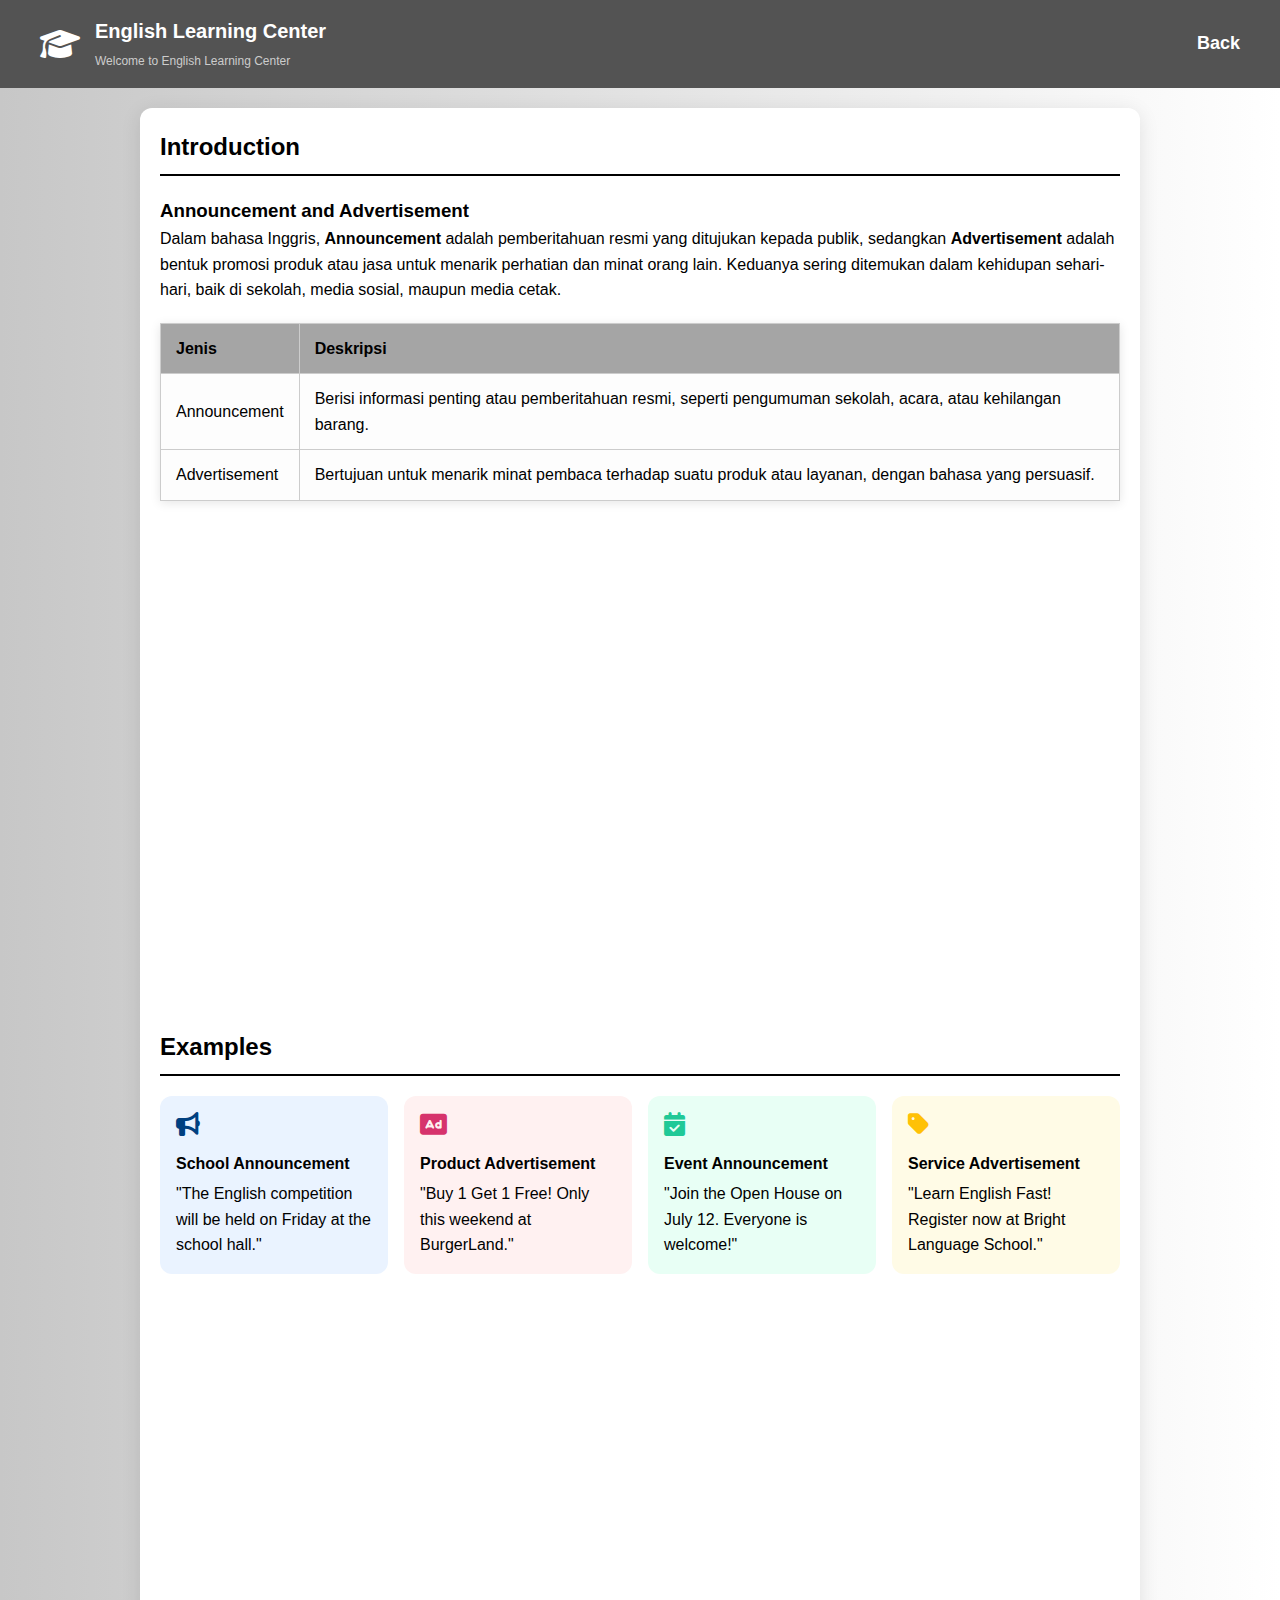
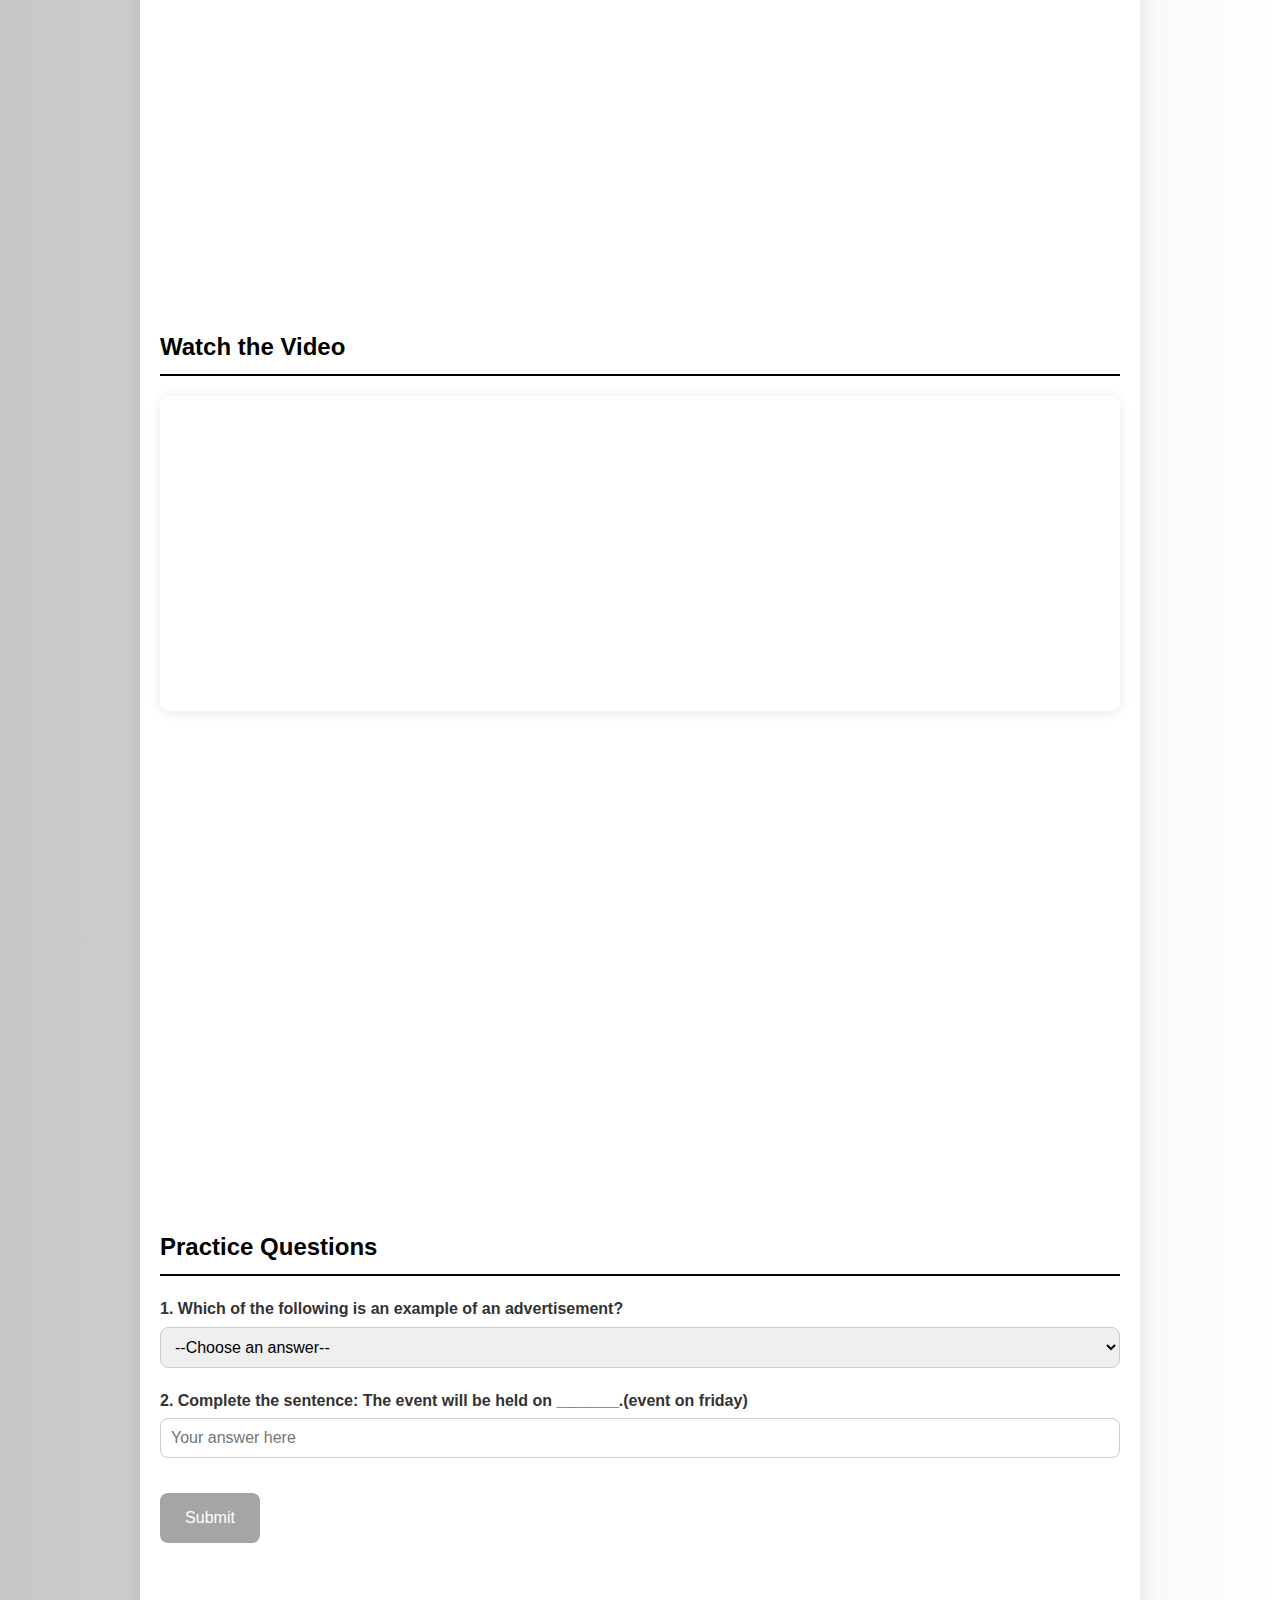
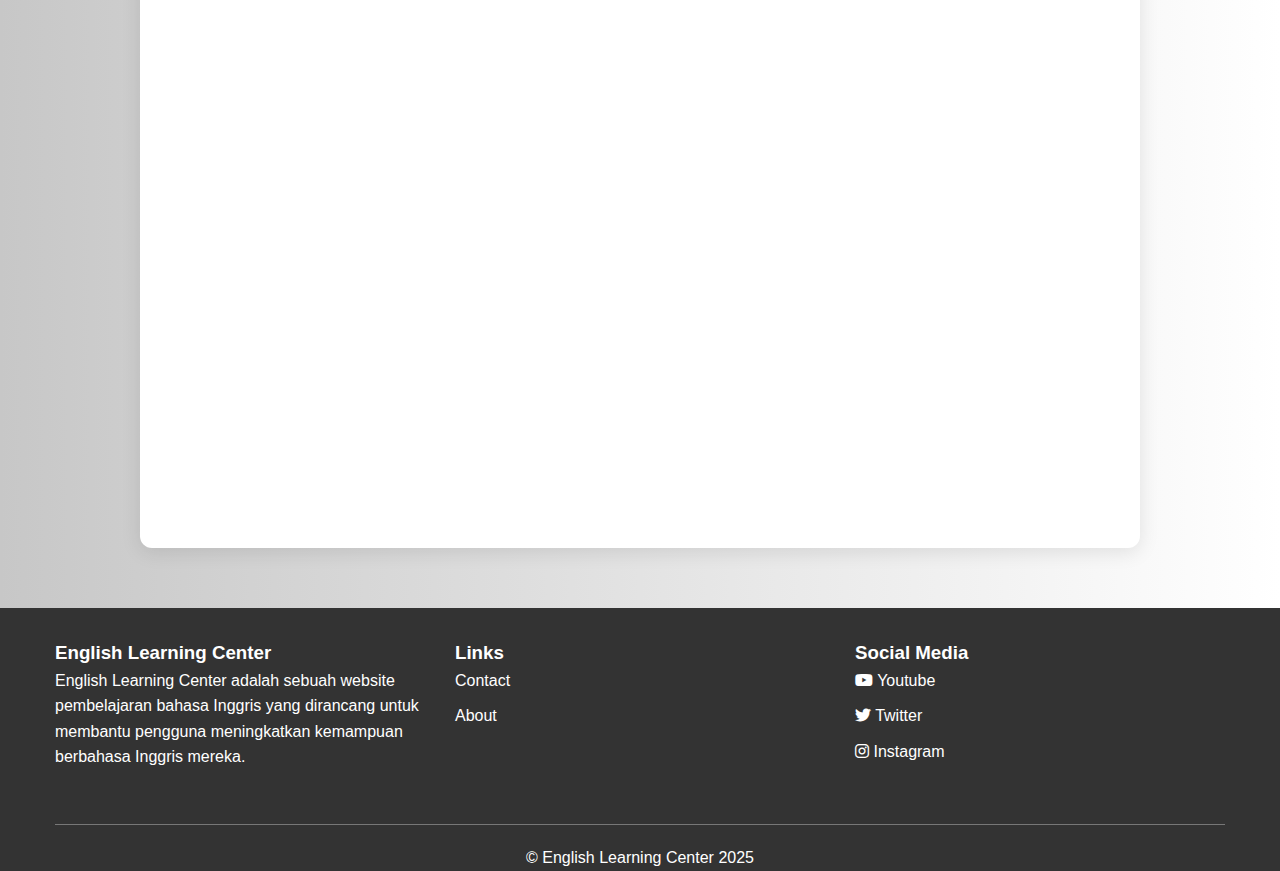
<file: A&A.html>
<!doctype html>
<html lang="en">
  <head>
    <title>English Learning Center</title>
    <meta charset="utf-8" />
    <meta name="viewport" content="width=device-width, initial-scale=1" />
    <link rel="stylesheet" href="css/materi.css">
    <link rel="stylesheet" href="https://cdnjs.cloudflare.com/ajax/libs/font-awesome/6.5.0/css/all.min.css">
    <link rel="icon" type="image/png" href="images/favicon.ico">
    <style>
    body {
        background-color: #f5f7fa; /* Latar belakang lebih terang agar kontras */
        margin: 0;
        font-family: 'Segoe UI', sans-serif;
    }

    header {
        position: relative;
        z-index: 10;
    }

    main {
        position: relative;
        z-index: 1;
        padding: 20px;
        margin-top: 80px;
        margin: 20px auto 20px auto; /* Tambah margin atas agar tak tertutup header */
        max-width: 1000px;
        background: #fff;
        border-radius: 12px;
        box-shadow: 0 4px 20px rgba(0, 0, 0, 0.1);
    }

    section {
        margin-bottom: 0px;
    }
    h2 {
        color: black;
        border-bottom: 2px solid black;
        padding-bottom: 8px;
    }

    table {
        width: 100%;
        border-collapse: collapse;
        margin: 20px 0;
        font-size: 16px;
        font-family: Arial, sans-serif;
        background-color: #fdfdfd;
        box-shadow: 0 2px 10px rgba(0, 0, 0, 0.1);
    }

    th, td {
        padding: 12px 15px;
        border: 1px solid #ccc;
        text-align: left;
    }

    th {
        background-color: #a5a5a5;
        color: black;
    }

    .question {
        margin-bottom: 20px;
    }
    .question p {
        font-weight: 600;
        color: #333;
    }
    select, input[type="text"] {
        width: 100%;
        padding: 10px;
        margin-top: 5px;
        border: 1px solid #ccc;
        border-radius: 8px;
        font-size: 1em;
    }
    button {
        padding: 12px 24px;
        background-color: #a5a5a5;
        color: white;
        border: none;
        border-radius: 8px;
        font-size: 1em;
        cursor: pointer;
        transition: background-color 0.3s ease;
    }
    button:hover {
        background-color: #444444;
    }
    #result {
        font-size: 1.1em;
        margin-top: 15px;
        color: #004080;
    }
    iframe {
        width: 100%;
        height: 315px;
        border: none;
        border-radius: 8px;
        box-shadow: 0 2px 12px rgba(0,0,0,0.1);
    }
    </style>
  </head>
  <body>
    <header>
      <div class="header-container">
        <div class="logo-group">
          <i class="fa-solid fa-graduation-cap fa-2x"></i>
          <div class="logo-text">
            <h1 class="h3">English Learning Center</h1>
            <small>Welcome to English Learning Center</small>
          </div>
        </div>
        <nav>
          <ul class="nav-menu">
            <li><a href="index.html">Back</a></li>
          </ul>
        </nav>
      </div>
    </header>

    <main>
  <section>
    <h2>Introduction</h2>
    <h3>Announcement and Advertisement</h3>
    <p>
      Dalam bahasa Inggris, <strong>Announcement</strong> adalah pemberitahuan resmi yang ditujukan kepada publik, sedangkan <strong>Advertisement</strong> adalah bentuk promosi produk atau jasa untuk menarik perhatian dan minat orang lain. Keduanya sering ditemukan dalam kehidupan sehari-hari, baik di sekolah, media sosial, maupun media cetak.
    </p>
    <table>
      <tr>
        <th>Jenis</th>
        <th>Deskripsi</th>
      </tr>
      <tr>
        <td>Announcement</td>
        <td>Berisi informasi penting atau pemberitahuan resmi, seperti pengumuman sekolah, acara, atau kehilangan barang.</td>
      </tr>
      <tr>
        <td>Advertisement</td>
        <td>Bertujuan untuk menarik minat pembaca terhadap suatu produk atau layanan, dengan bahasa yang persuasif.</td>
      </tr>
    </table>
  </section>

  <section>
    <h2>Examples</h2>
    <div style="display: grid; grid-template-columns: repeat(auto-fit, minmax(220px, 1fr)); gap: 16px; margin-top: 20px;">
      
      <div style="background: #eaf3ff; padding: 16px; border-radius: 12px;">
        <i class="fas fa-bullhorn" style="font-size: 24px; color: #004080;"></i>
        <h4 style="margin: 10px 0 5px;">School Announcement</h4>
        <p style="margin: 0;">"The English competition will be held on Friday at the school hall."</p>
      </div>

      <div style="background: #fff1f1; padding: 16px; border-radius: 12px;">
        <i class="fas fa-ad" style="font-size: 24px; color: #d6336c;"></i>
        <h4 style="margin: 10px 0 5px;">Product Advertisement</h4>
        <p style="margin: 0;">"Buy 1 Get 1 Free! Only this weekend at BurgerLand."</p>
      </div>

      <div style="background: #e8fff5; padding: 16px; border-radius: 12px;">
        <i class="fas fa-calendar-check" style="font-size: 24px; color: #20c997;"></i>
        <h4 style="margin: 10px 0 5px;">Event Announcement</h4>
        <p style="margin: 0;">"Join the Open House on July 12. Everyone is welcome!"</p>
      </div>

      <div style="background: #fffbe6; padding: 16px; border-radius: 12px;">
        <i class="fas fa-tag" style="font-size: 24px; color: #ffc107;"></i>
        <h4 style="margin: 10px 0 5px;">Service Advertisement</h4>
        <p style="margin: 0;">"Learn English Fast! Register now at Bright Language School."</p>
      </div>
    </div>
  </section>

  <section>
    <h2>Watch the Video</h2>
    <iframe width="560" height="315" src="https://www.youtube.com/embed/C5jjOaPLlGg?si=MC47FaDvB55NBLFK" title="YouTube video player" frameborder="0" allow="accelerometer; autoplay; clipboard-write; encrypted-media; gyroscope; picture-in-picture; web-share" referrerpolicy="strict-origin-when-cross-origin" allowfullscreen></iframe>
  </section>

  <section>
    <h2>Practice Questions</h2>
    <div class="question">
      <p>1. Which of the following is an example of an advertisement?</p>
      <select id="q1">
        <option value="">--Choose an answer--</option>
        <option value="announcement">The principal announced a holiday.</option>
        <option value="advertisement">50% discount on all shoes at SportShop!</option>
      </select>
    </div>

    <div class="question">
      <p>2. Complete the sentence: The event will be held on _______.(event on friday)</p>
      <input type="text" id="q2" placeholder="Your answer here">
    </div>

    <button onclick="checkAnswers()">Submit</button>
    <p id="result"></p>
  </section>
</main>


    <footer>
      <div class="footer-container">
        <div class="footer-row">
          <div class="footer-col">
            <h3>English Learning Center</h3>
            <p>
              English Learning Center adalah sebuah website pembelajaran bahasa
              Inggris yang dirancang untuk membantu pengguna meningkatkan
              kemampuan berbahasa Inggris mereka.
            </p>
          </div>
          <div class="footer-col footer-link">
            <h3>Links</h3>
            <a href="#kontak">Contact</a>
            <a href="#about">About</a>
          </div>
          <div class="footer-col footer-link">
            <h3>Social Media</h3>
            <a href="#"><i class="fab fa-youtube"></i> Youtube</a>
            <a href="#"><i class="fab fa-twitter"></i> Twitter</a>
            <a href="#"><i class="fab fa-instagram"></i> Instagram</a>
          </div>
        </div>
        <hr />
        <p class="text-center">&copy; English Learning Center 2025</p>
      </div>
    </footer>
    <button id="backToTop" title="Kembali ke atas"><i class="fas fa-arrow-up"></i></button>

    <script>

    // check for answers
    function checkAnswers() {
        const q1 = document.getElementById('q1').value;
        const q2 = document.getElementById('q2').value.trim().toLowerCase();

        let score = 0;

        if (q1 === 'advertisement') score++;
        if (q2.includes('friday') || q2.includes('july')) score++; // lebih fleksibel

        const resultText = document.getElementById('result');
        resultText.textContent = `You got ${score}/2 correct.`;
        resultText.style.fontWeight = 'bold';
    }


    //back to top button
    const backToTopBtn = document.getElementById("backToTop");

    window.addEventListener("scroll", () => {
    if (window.scrollY > 300) {
        backToTopBtn.style.display = "block";
    } else {
        backToTopBtn.style.display = "none";
    }
    });

    backToTopBtn.addEventListener("click", () => {
    window.scrollTo({
        top: 0,
        behavior: "smooth"
    });
    });
    </script>
  </body>
</html>
</file>
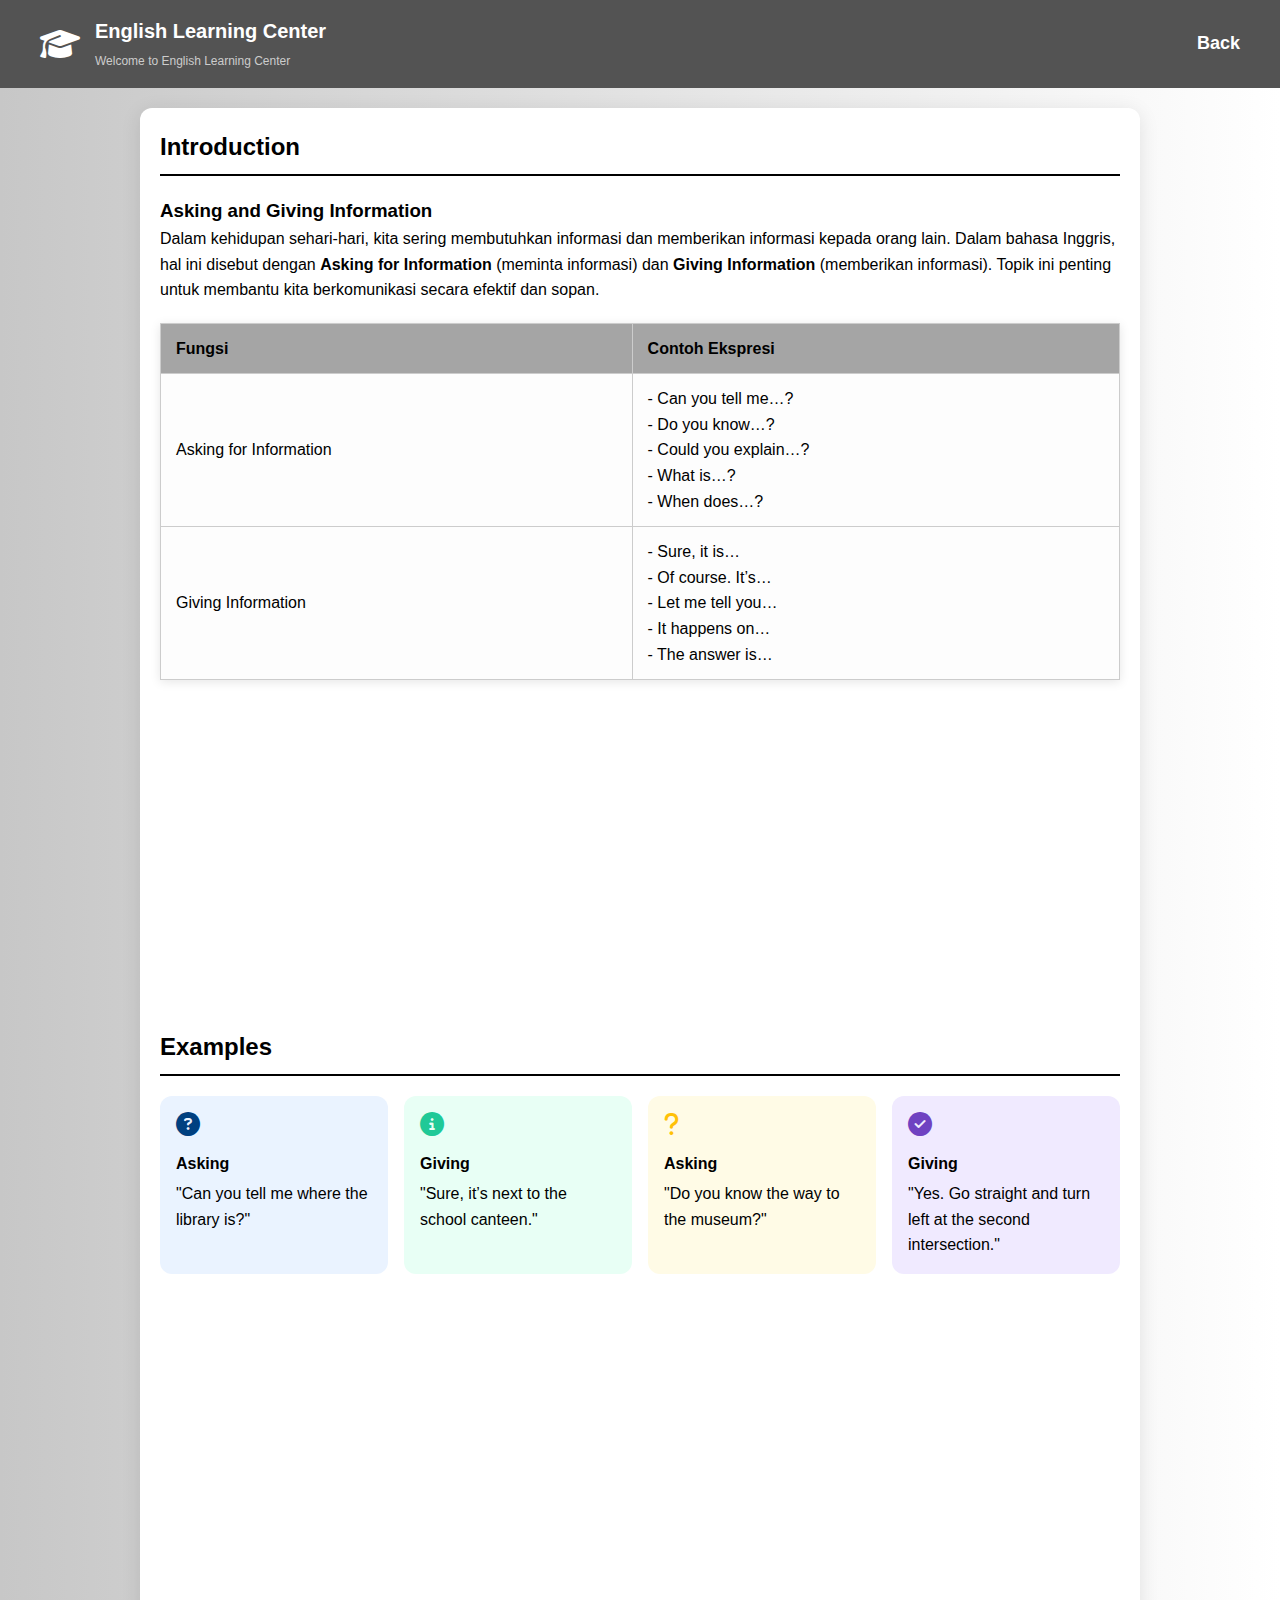
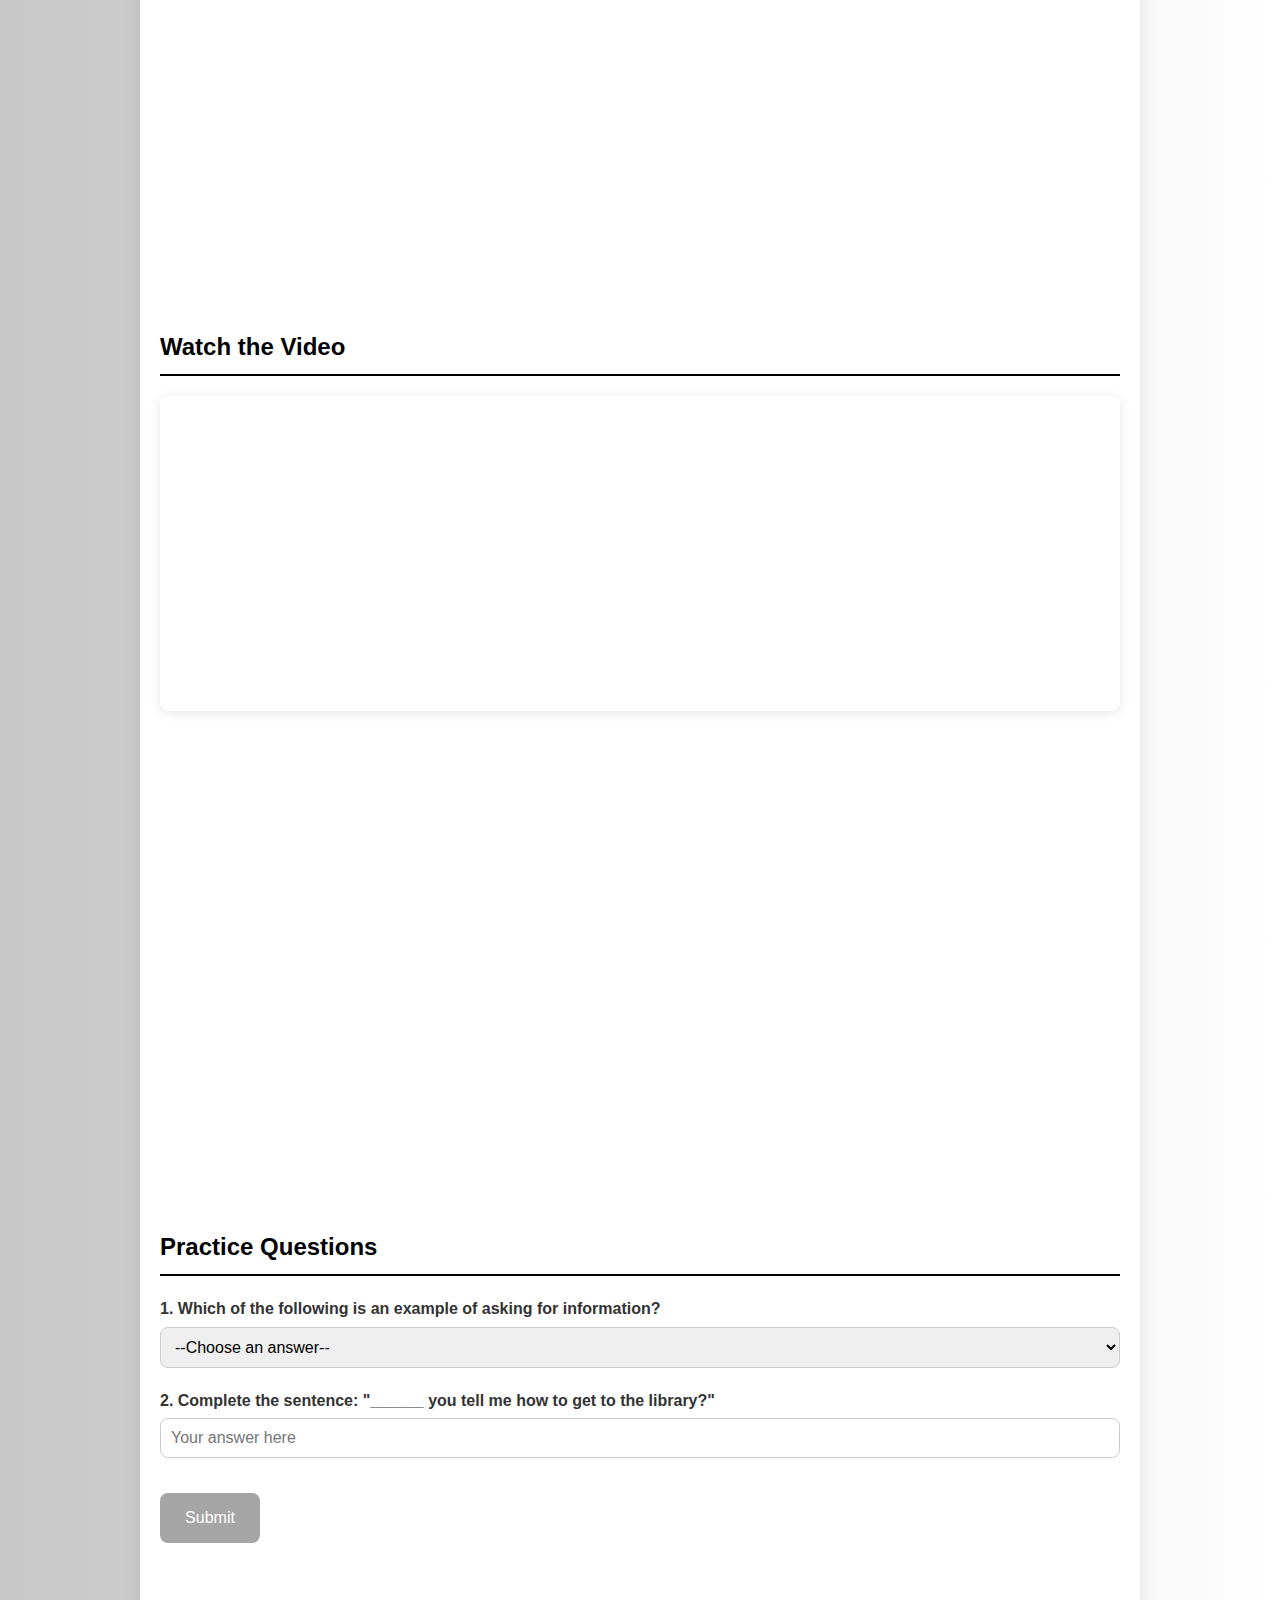
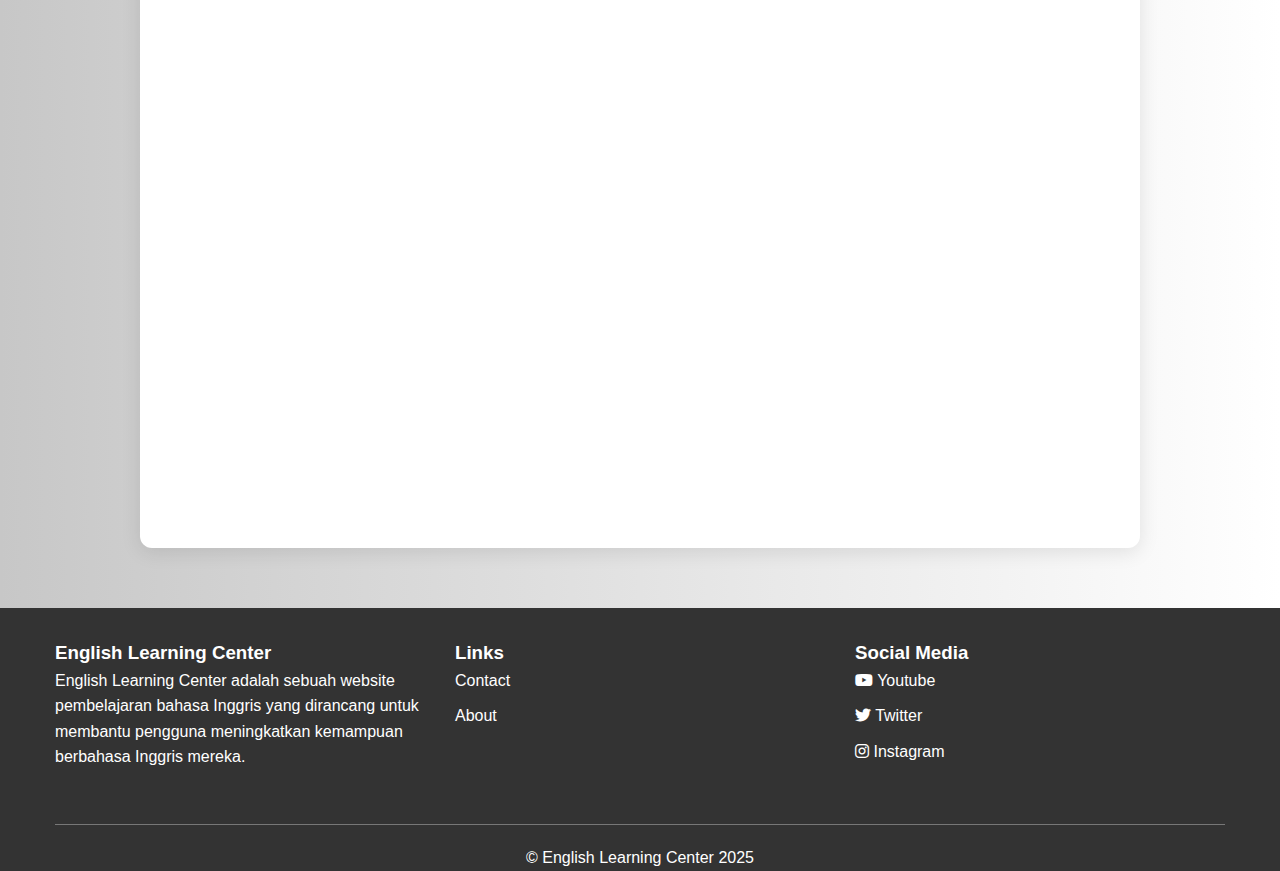
<file: A&Gi.html>
<!doctype html>
<html lang="en">
  <head>
    <title>English Learning Center</title>
    <meta charset="utf-8" />
    <meta name="viewport" content="width=device-width, initial-scale=1" />
    <link rel="stylesheet" href="css/materi.css">
    <link rel="stylesheet" href="https://cdnjs.cloudflare.com/ajax/libs/font-awesome/6.5.0/css/all.min.css">
    <link rel="icon" type="image/png" href="images/favicon.ico">
    <style>
    body {
        background-color: #f5f7fa; /* Latar belakang lebih terang agar kontras */
        margin: 0;
        font-family: 'Segoe UI', sans-serif;
    }

    header {
        position: relative;
        z-index: 10;
    }

    main {
        position: relative;
        z-index: 1;
        padding: 20px;
        margin-top: 80px;
        margin: 20px auto 20px auto; /* Tambah margin atas agar tak tertutup header */
        max-width: 1000px;
        background: #fff;
        border-radius: 12px;
        box-shadow: 0 4px 20px rgba(0, 0, 0, 0.1);
    }

    section {
        margin-bottom: 0px;
    }
    h2 {
        color:  black;
        border-bottom: 2px solid black;
        padding-bottom: 8px;
    }

    table {
        width: 100%;
        border-collapse: collapse;
        margin: 20px 0;
        font-size: 16px;
        font-family: Arial, sans-serif;
        background-color: #fdfdfd;
        box-shadow: 0 2px 10px rgba(0, 0, 0, 0.1);
    }

    th, td {
        padding: 12px 15px;
        border: 1px solid #ccc;
        text-align: left;
    }

    th {
        background-color: #a5a5a5;
        color: black;
    }

    .question {
        margin-bottom: 20px;
    }
    .question p {
        font-weight: 600;
        color: #333;
    }
    select, input[type="text"] {
        width: 100%;
        padding: 10px;
        margin-top: 5px;
        border: 1px solid #ccc;
        border-radius: 8px;
        font-size: 1em;
    }
    button {
        padding: 12px 24px;
        background-color: #a5a5a5;
        color: white;
        border: none;
        border-radius: 8px;
        font-size: 1em;
        cursor: pointer;
        transition: background-color 0.3s ease;
    }
    button:hover {
        background-color: #444444;
    }
    #result {
        font-size: 1.1em;
        margin-top: 15px;
        color: #004080;
    }
    iframe {
        width: 100%;
        height: 315px;
        border: none;
        border-radius: 8px;
        box-shadow: 0 2px 12px rgba(0,0,0,0.1);
    }
    </style>
  </head>
  <body>
    <header>
      <div class="header-container">
        <div class="logo-group">
          <i class="fa-solid fa-graduation-cap fa-2x"></i>
          <div class="logo-text">
            <h1 class="h3">English Learning Center</h1>
            <small>Welcome to English Learning Center</small>
          </div>
        </div>
        <nav>
          <ul class="nav-menu">
            <li><a href="index.html">Back</a></li>
          </ul>
        </nav>
      </div>
    </header>

    <main>
  <section>
    <h2>Introduction</h2>
    <h3>Asking and Giving Information</h3>
    <p>
      Dalam kehidupan sehari-hari, kita sering membutuhkan informasi dan memberikan informasi kepada orang lain. Dalam bahasa Inggris, hal ini disebut dengan <strong>Asking for Information</strong> (meminta informasi) dan <strong>Giving Information</strong> (memberikan informasi). 
      Topik ini penting untuk membantu kita berkomunikasi secara efektif dan sopan.
    </p>
    <table>
      <tr>
        <th>Fungsi</th>
        <th>Contoh Ekspresi</th>
      </tr>
      <tr>
        <td>Asking for Information</td>
        <td>
          - Can you tell me…?<br>
          - Do you know…?<br>
          - Could you explain…?<br>
          - What is…?<br>
          - When does…?
        </td>
      </tr>
      <tr>
        <td>Giving Information</td>
        <td>
          - Sure, it is…<br>
          - Of course. It’s…<br>
          - Let me tell you…<br>
          - It happens on…<br>
          - The answer is…
        </td>
      </tr>
    </table>
  </section>

  <section>
    <h2>Examples</h2>
    <div style="display: grid; grid-template-columns: repeat(auto-fit, minmax(220px, 1fr)); gap: 16px; margin-top: 20px;">
      
      <div style="background: #eaf3ff; padding: 16px; border-radius: 12px;">
        <i class="fas fa-question-circle" style="font-size: 24px; color: #004080;"></i>
        <h4 style="margin: 10px 0 5px;">Asking</h4>
        <p style="margin: 0;">"Can you tell me where the library is?"</p>
      </div>

      <div style="background: #e8fff5; padding: 16px; border-radius: 12px;">
        <i class="fas fa-info-circle" style="font-size: 24px; color: #20c997;"></i>
        <h4 style="margin: 10px 0 5px;">Giving</h4>
        <p style="margin: 0;">"Sure, it’s next to the school canteen."</p>
      </div>

      <div style="background: #fffbe6; padding: 16px; border-radius: 12px;">
        <i class="fas fa-question" style="font-size: 24px; color: #ffc107;"></i>
        <h4 style="margin: 10px 0 5px;">Asking</h4>
        <p style="margin: 0;">"Do you know the way to the museum?"</p>
      </div>

      <div style="background: #f0eaff; padding: 16px; border-radius: 12px;">
        <i class="fas fa-check-circle" style="font-size: 24px; color: #6f42c1;"></i>
        <h4 style="margin: 10px 0 5px;">Giving</h4>
        <p style="margin: 0;">"Yes. Go straight and turn left at the second intersection."</p>
      </div>
    </div>
  </section>

  <section>
    <h2>Watch the Video</h2>
    <iframe width="560" height="315" src="https://www.youtube.com/embed/RpYg8F3GVkM?si=C-_wjTgJk5G9Q0Gx" title="YouTube video player" frameborder="0" allow="accelerometer; autoplay; clipboard-write; encrypted-media; gyroscope; picture-in-picture; web-share" referrerpolicy="strict-origin-when-cross-origin" allowfullscreen></iframe>
  </section>

  <section>
    <h2>Practice Questions</h2>
    <div class="question">
      <p>1. Which of the following is an example of asking for information?</p>
      <select id="q1">
        <option value="">--Choose an answer--</option>
        <option value="asking">Where is the nearest bus stop?</option>
        <option value="giving">It's near the post office.</option>
      </select>
    </div>

    <div class="question">
      <p>2. Complete the sentence: "______ you tell me how to get to the library?"</p>
      <input type="text" id="q2" placeholder="Your answer here">
    </div>

    <button onclick="checkAnswers()">Submit</button>
    <p id="result"></p>
  </section>
</main>


    <footer>
      <div class="footer-container">
        <div class="footer-row">
          <div class="footer-col">
            <h3>English Learning Center</h3>
            <p>
              English Learning Center adalah sebuah website pembelajaran bahasa
              Inggris yang dirancang untuk membantu pengguna meningkatkan
              kemampuan berbahasa Inggris mereka.
            </p>
          </div>
          <div class="footer-col footer-link">
            <h3>Links</h3>
            <a href="#kontak">Contact</a>
            <a href="#about">About</a>
          </div>
          <div class="footer-col footer-link">
            <h3>Social Media</h3>
            <a href="#"><i class="fab fa-youtube"></i> Youtube</a>
            <a href="#"><i class="fab fa-twitter"></i> Twitter</a>
            <a href="#"><i class="fab fa-instagram"></i> Instagram</a>
          </div>
        </div>
        <hr />
        <p class="text-center">&copy; English Learning Center 2025</p>
      </div>
    </footer>
    <button id="backToTop" title="Kembali ke atas"><i class="fas fa-arrow-up"></i></button>

    <script>

    // check for answers
    function checkAnswers() {
        const q1 = document.getElementById('q1').value;
        const q2 = document.getElementById('q2').value.trim().toLowerCase();

        let score = 0;

        if (q1 === 'asking') score++;
        if (q2 === 'can' || q2 === 'could') score++;

        const resultText = document.getElementById('result');
        resultText.textContent = `You got ${score}/2 correct.`;
        resultText.style.fontWeight = 'bold';
    }


    //back to top button
    const backToTopBtn = document.getElementById("backToTop");

    window.addEventListener("scroll", () => {
    if (window.scrollY > 300) {
        backToTopBtn.style.display = "block";
    } else {
        backToTopBtn.style.display = "none";
    }
    });

    backToTopBtn.addEventListener("click", () => {
    window.scrollTo({
        top: 0,
        behavior: "smooth"
    });
    });
    </script>
  </body>
</html>
</file>
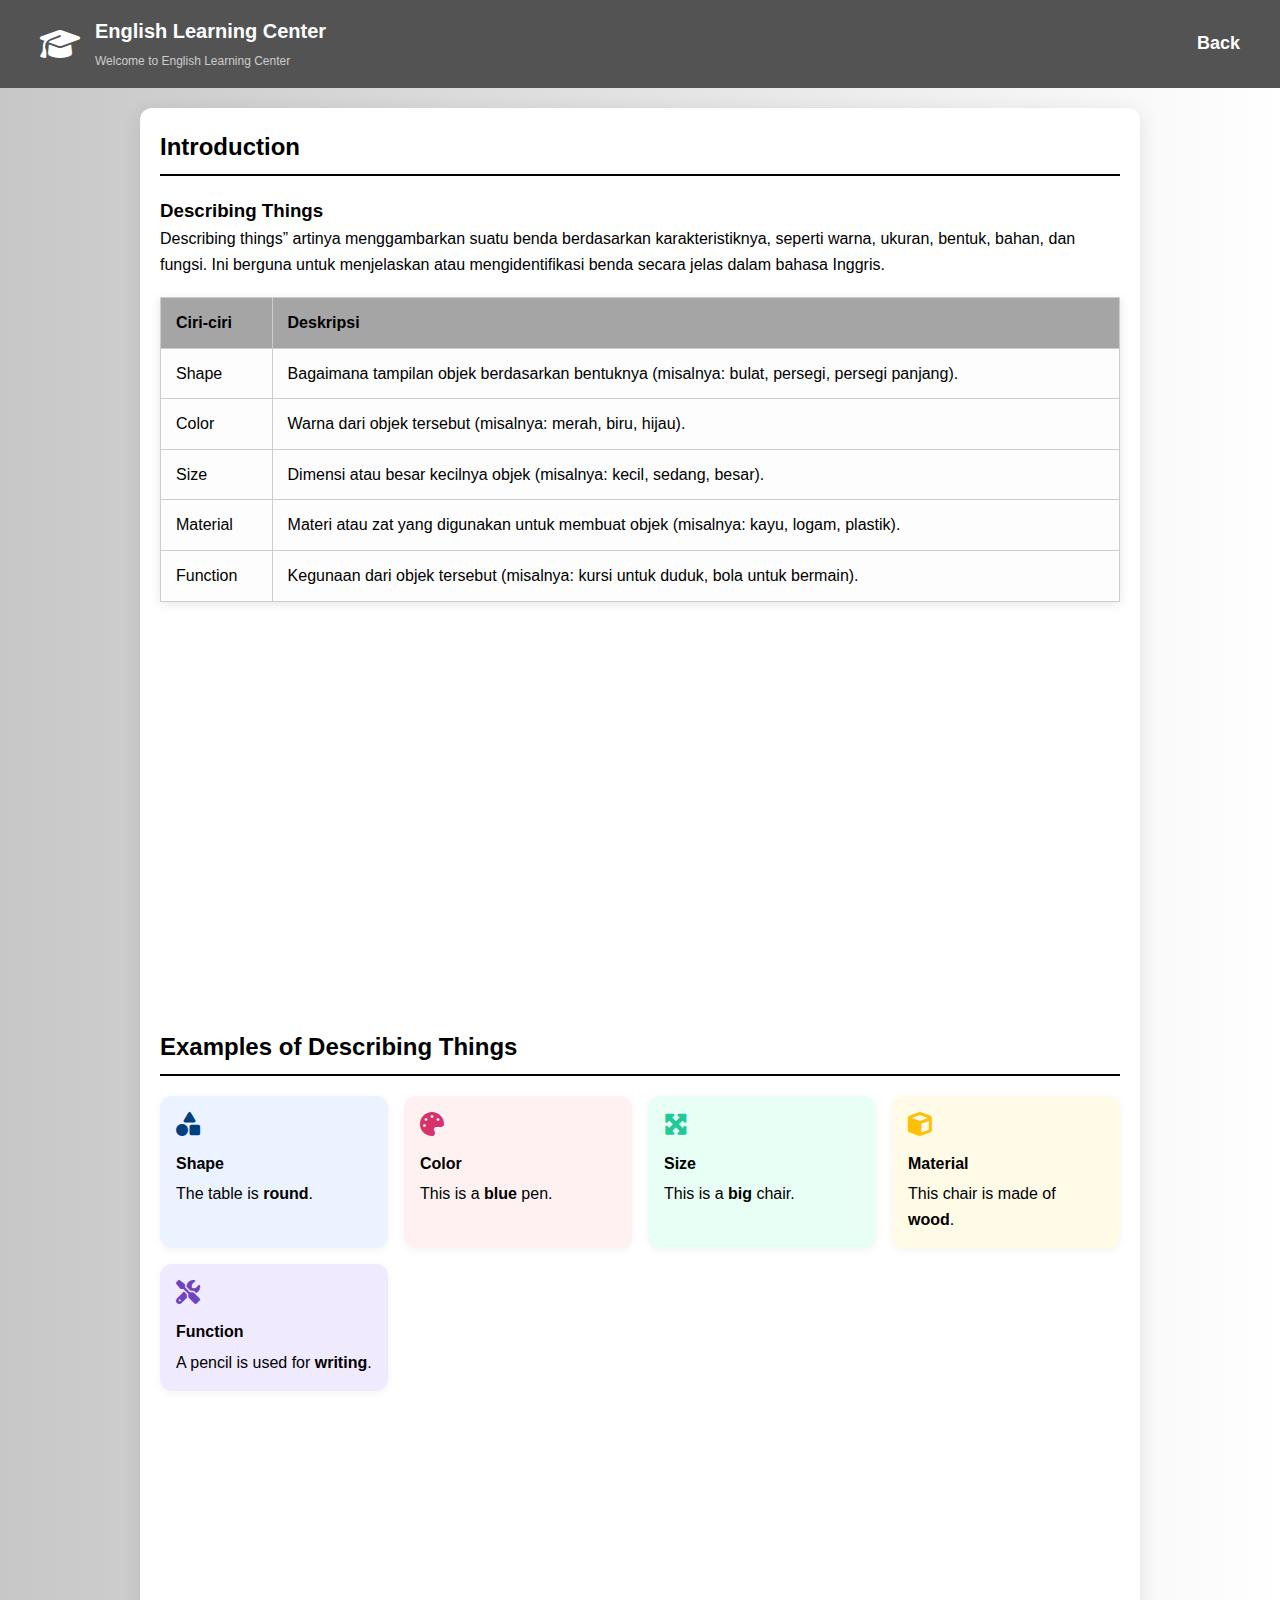
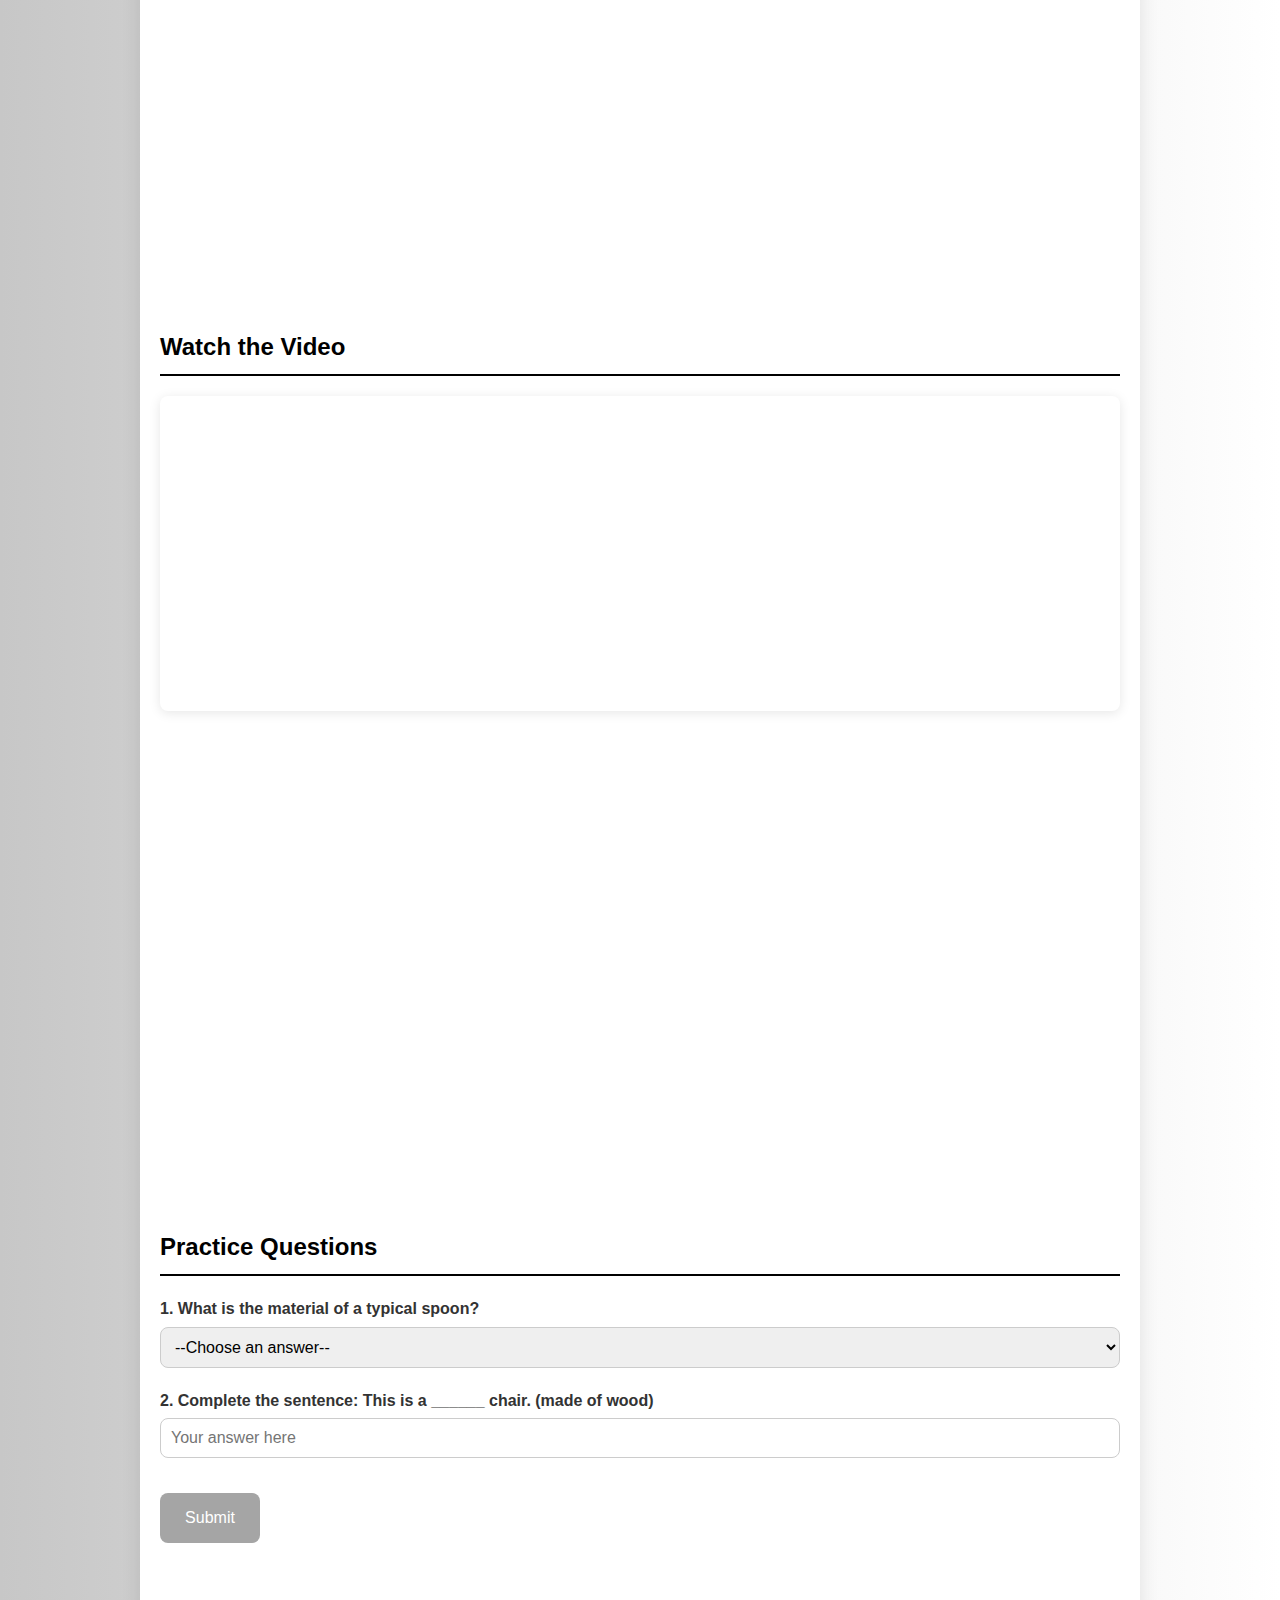
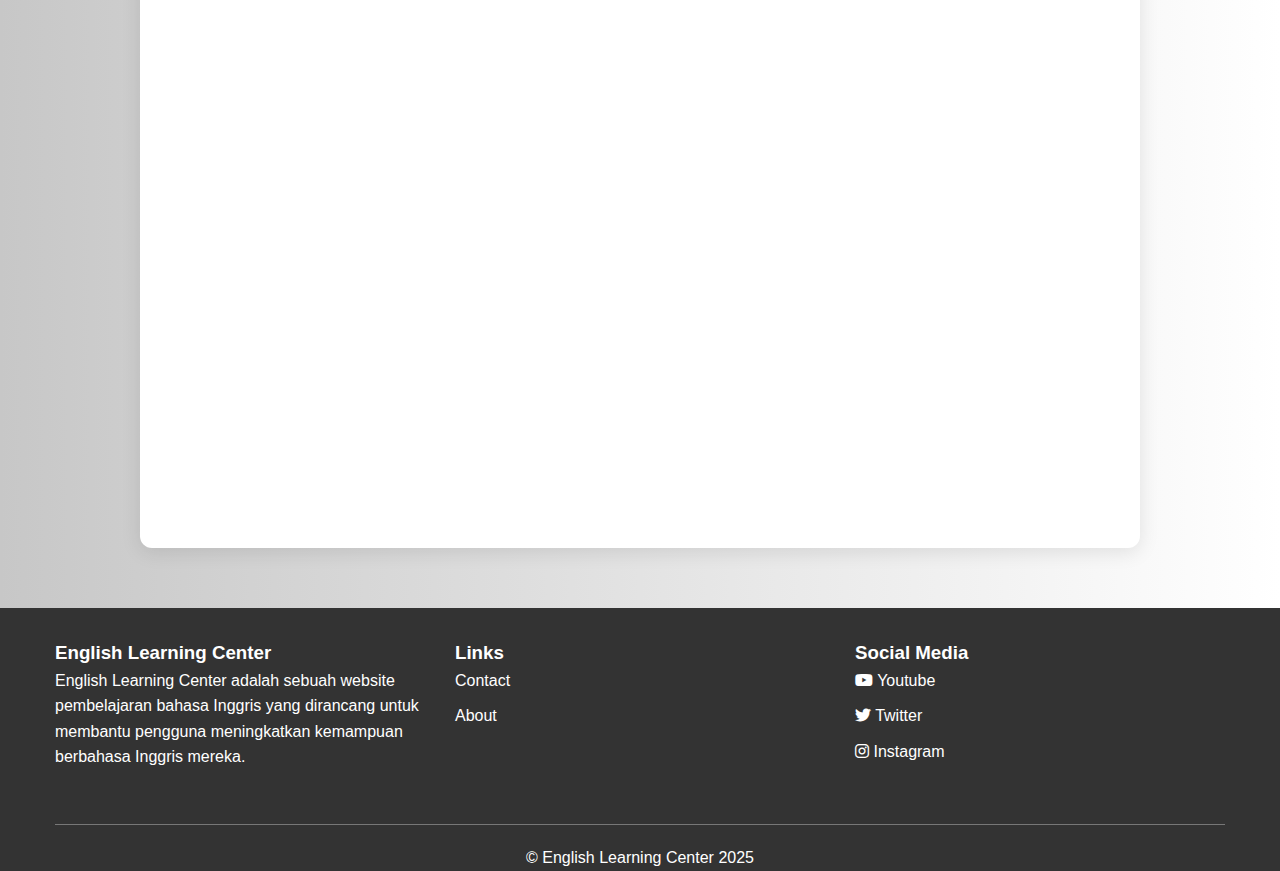
<file: DT.html>
<!doctype html>
<html lang="en">
  <head>
    <title>English Learning Center</title>
    <meta charset="utf-8" />
    <meta name="viewport" content="width=device-width, initial-scale=1" />
    <link rel="stylesheet" href="css/materi.css">
    <link rel="stylesheet" href="https://cdnjs.cloudflare.com/ajax/libs/font-awesome/6.5.0/css/all.min.css">
    <link rel="icon" type="image/png" href="images/favicon.ico">
    <style>
    body {
        background-color: #f5f7fa; /* Latar belakang lebih terang agar kontras */
        margin: 0;
        font-family: 'Segoe UI', sans-serif;
    }

    header {
        position: relative;
        z-index: 10;
    }

    main {
        position: relative;
        z-index: 1;
        padding: 20px;
        margin-top: 80px;
        margin: 20px auto 20px auto; /* Tambah margin atas agar tak tertutup header */
        max-width: 1000px;
        background: #fff;
        border-radius: 12px;
        box-shadow: 0 4px 20px rgba(0, 0, 0, 0.1);
    }

    .nav-menu {
        background-color: #535353;
    }

    section {
        margin-bottom: 0px;
    }
    h2 {
        color: black;
        border-bottom: 2px solid black;
        padding-bottom: 8px;
    }

    table {
        width: 100%;
        border-collapse: collapse;
        margin: 20px 0;
        font-size: 16px;
        font-family: Arial, sans-serif;
        background-color: #fdfdfd;
        box-shadow: 0 2px 10px rgba(0, 0, 0, 0.1);
    }

    th, td {
        padding: 12px 15px;
        border: 1px solid #ccc;
        text-align: left;
    }

    th {
        background-color: #a5a5a5;
        color: black;
    }

    .question {
        margin-bottom: 20px;
    }
    .question p {
        font-weight: 600;
        color: #333;
    }
    select, input[type="text"] {
        width: 100%;
        padding: 10px;
        margin-top: 5px;
        border: 1px solid #ccc;
        border-radius: 8px;
        font-size: 1em;
    }
    button {
        padding: 12px 24px;
        background-color: #a5a5a5;
        color: white;
        border: none;
        border-radius: 8px;
        font-size: 1em;
        cursor: pointer;
        transition: background-color 0.3s ease;
    }
    button:hover {
        background-color: #444444;
    }
    #result {
        font-size: 1.1em;
        margin-top: 15px;
        color: #004080;
    }
    iframe {
        width: 100%;
        height: 315px;
        border: none;
        border-radius: 8px;
        box-shadow: 0 2px 12px rgba(0,0,0,0.1);
    }

    @media (max-width: 480px) {
        h4 {
            font-size: 1em;
        }

        p {
            font-size: 0.95em;
        }

        main {
            padding: 10px;
        }
        }

    </style>
  </head>
  <body>
    <header>
      <div class="header-container">
        <div class="logo-group">
          <i class="fa-solid fa-graduation-cap fa-2x"></i>
          <div class="logo-text">
            <h1 class="h3">English Learning Center</h1>
            <small>Welcome to English Learning Center</small>
          </div>
        </div>
        <nav>
          <ul class="nav-menu">
            <li><a href="index.html">Back</a></li>
          </ul>
        </nav>
      </div>
    </header>

    <main>
      <section>
        <h2>Introduction</h2>
        <h3>Describing Things</h3>
        <p>Describing things” artinya menggambarkan suatu benda berdasarkan karakteristiknya, seperti warna, ukuran, bentuk, bahan, dan fungsi. Ini berguna untuk menjelaskan atau mengidentifikasi benda secara jelas dalam bahasa Inggris.</p>
        <table>
            <tr>
                <th>Ciri-ciri</th>
                <th>Deskripsi</th>
            </tr>
            <tr>
                <td>Shape</td>
                <td>Bagaimana tampilan objek berdasarkan bentuknya (misalnya: bulat, persegi, persegi panjang).</td>
            </tr>
            <tr>
                <td>Color</td>
                <td>Warna dari objek tersebut (misalnya: merah, biru, hijau).</td>
            </tr>
            <tr>
                <td>Size</td>
                <td>Dimensi atau besar kecilnya objek (misalnya: kecil, sedang, besar).</td>
            </tr>
            <tr>
                <td>Material</td>
                <td>Materi atau zat yang digunakan untuk membuat objek (misalnya: kayu, logam, plastik).</td>
            </tr>
            <tr>
                <td>Function</td>
                <td>Kegunaan dari objek tersebut (misalnya: kursi untuk duduk, bola untuk bermain).</td>
            </tr>
        </table>
      </section>

      <section class="section-2">
  <h2>Examples of Describing Things</h2>
  <div style="display: grid; grid-template-columns: repeat(auto-fit, minmax(220px, 1fr)); gap: 16px; margin-top: 20px;">
    
    <div style="background: #eaf3ff; padding: 16px; border-radius: 12px; box-shadow: 0 2px 8px rgba(0,0,0,0.05);">
      <i class="fas fa-shapes" style="font-size: 24px; color: #004080;"></i>
      <h4 style="margin: 10px 0 5px;">Shape</h4>
      <p style="margin: 0;">The table is <strong>round</strong>.</p>
    </div>

    <div style="background: #fff1f1; padding: 16px; border-radius: 12px; box-shadow: 0 2px 8px rgba(0,0,0,0.05);">
      <i class="fas fa-palette" style="font-size: 24px; color: #d6336c;"></i>
      <h4 style="margin: 10px 0 5px;">Color</h4>
      <p style="margin: 0;">This is a <strong>blue</strong> pen.</p>
    </div>

    <div style="background: #e8fff5; padding: 16px; border-radius: 12px; box-shadow: 0 2px 8px rgba(0,0,0,0.05);">
      <i class="fas fa-expand-arrows-alt" style="font-size: 24px; color: #20c997;"></i>
      <h4 style="margin: 10px 0 5px;">Size</h4>
      <p style="margin: 0;">This is a <strong>big</strong> chair.</p>
    </div>

    <div style="background: #fffbe6; padding: 16px; border-radius: 12px; box-shadow: 0 2px 8px rgba(0,0,0,0.05);">
      <i class="fas fa-cube" style="font-size: 24px; color: #ffc107;"></i>
      <h4 style="margin: 10px 0 5px;">Material</h4>
      <p style="margin: 0;">This chair is made of <strong>wood</strong>.</p>
    </div>

    <div style="background: #f0eaff; padding: 16px; border-radius: 12px; box-shadow: 0 2px 8px rgba(0,0,0,0.05);">
      <i class="fas fa-tools" style="font-size: 24px; color: #6f42c1;"></i>
      <h4 style="margin: 10px 0 5px;">Function</h4>
      <p style="margin: 0;">A pencil is used for <strong>writing</strong>.</p>
    </div>

  </div>
</section>


      <section>
        <h2>Watch the Video</h2>
        <iframe width="560" height="315" src="https://www.youtube.com/embed/opLbQ0eHXOY?si=rIOLrEPvQBPWdc_A" title="Describing Things Video" frameborder="0" allow="accelerometer; autoplay; clipboard-write; encrypted-media; gyroscope; picture-in-picture; web-share" referrerpolicy="strict-origin-when-cross-origin" allowfullscreen></iframe>      </section>

      <section>
        <h2>Practice Questions</h2>
        <div class="question">
          <p>1. What is the material of a typical spoon?</p>
          <select id="q1">
            <option value="">--Choose an answer--</option>
            <option value="wood">Wood</option>
            <option value="metal">Metal</option>
            <option value="glass">Glass</option>
          </select>
        </div>

        <div class="question">
          <p>2. Complete the sentence: This is a ______ chair. (made of wood)</p>
          <input type="text" id="q2" placeholder="Your answer here">
        </div>

        <button onclick="checkAnswers()">Submit</button>
        <p id="result"></p>
      </section>
    </main>

    <footer>
      <div class="footer-container">
        <div class="footer-row">
          <div class="footer-col">
            <h3>English Learning Center</h3>
            <p>
              English Learning Center adalah sebuah website pembelajaran bahasa
              Inggris yang dirancang untuk membantu pengguna meningkatkan
              kemampuan berbahasa Inggris mereka.
            </p>
          </div>
          <div class="footer-col footer-link">
            <h3>Links</h3>
            <a href="#kontak">Contact</a>
            <a href="#about">About</a>
          </div>
          <div class="footer-col footer-link">
            <h3>Social Media</h3>
            <a href="#"><i class="fab fa-youtube"></i> Youtube</a>
            <a href="#"><i class="fab fa-twitter"></i> Twitter</a>
            <a href="#"><i class="fab fa-instagram"></i> Instagram</a>
          </div>
        </div>
        <hr />
        <p class="text-center">&copy; English Learning Center 2025</p>
      </div>
    </footer>
    <button id="backToTop" title="Kembali ke atas"><i class="fas fa-arrow-up"></i></button>

    <script>

    // check for answers
    function checkAnswers() {
        const q1 = document.getElementById('q1').value;
        const q2 = document.getElementById('q2').value.trim().toLowerCase();

        let score = 0;

        if (q1 === 'metal') score++;
        if (q2 === 'wood') score++;

        const resultText = document.getElementById('result');
        resultText.textContent = `You got ${score}/2 correct.`;
        resultText.style.fontWeight = 'bold';
    }

    //back to top button
    const backToTopBtn = document.getElementById("backToTop");

    window.addEventListener("scroll", () => {
    if (window.scrollY > 300) {
        backToTopBtn.style.display = "block";
    } else {
        backToTopBtn.style.display = "none";
    }
    });

    backToTopBtn.addEventListener("click", () => {
    window.scrollTo({
        top: 0,
        behavior: "smooth"
    });
    });
    </script>
  </body>
</html>
</file>
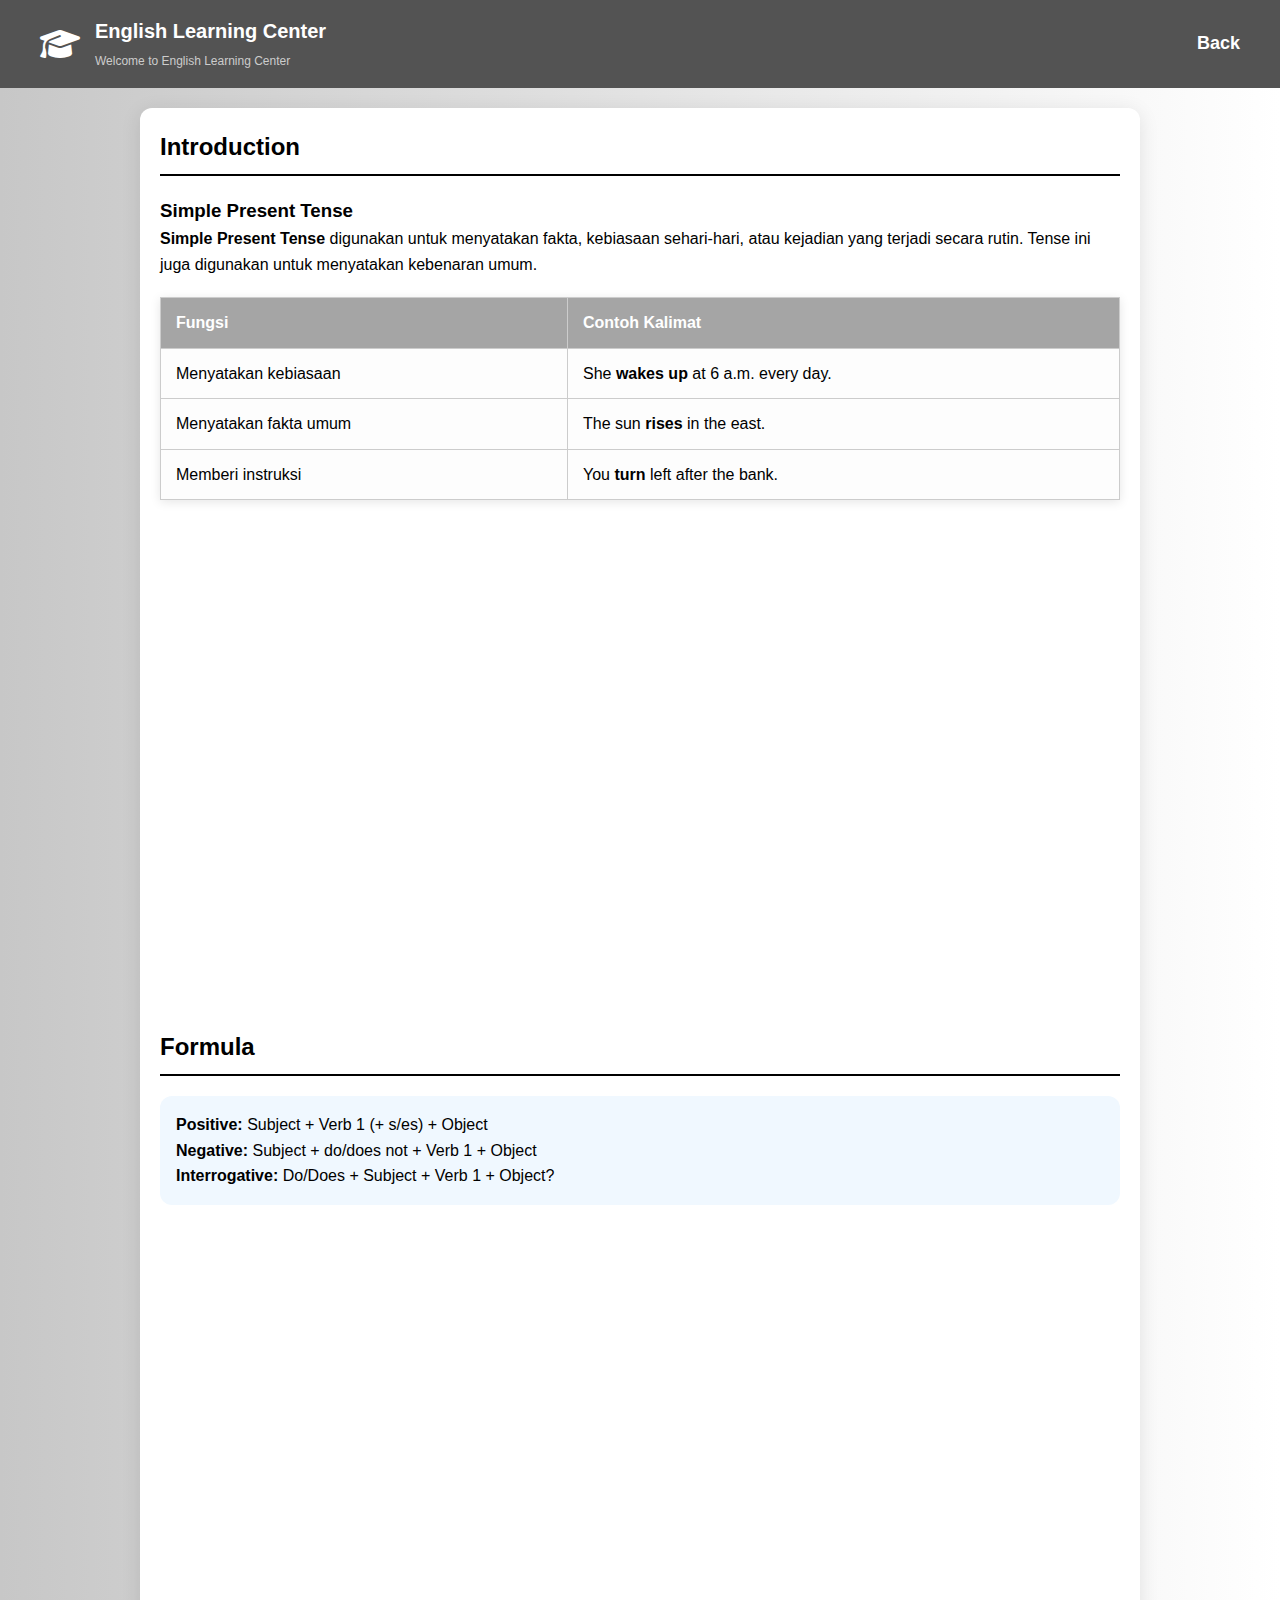
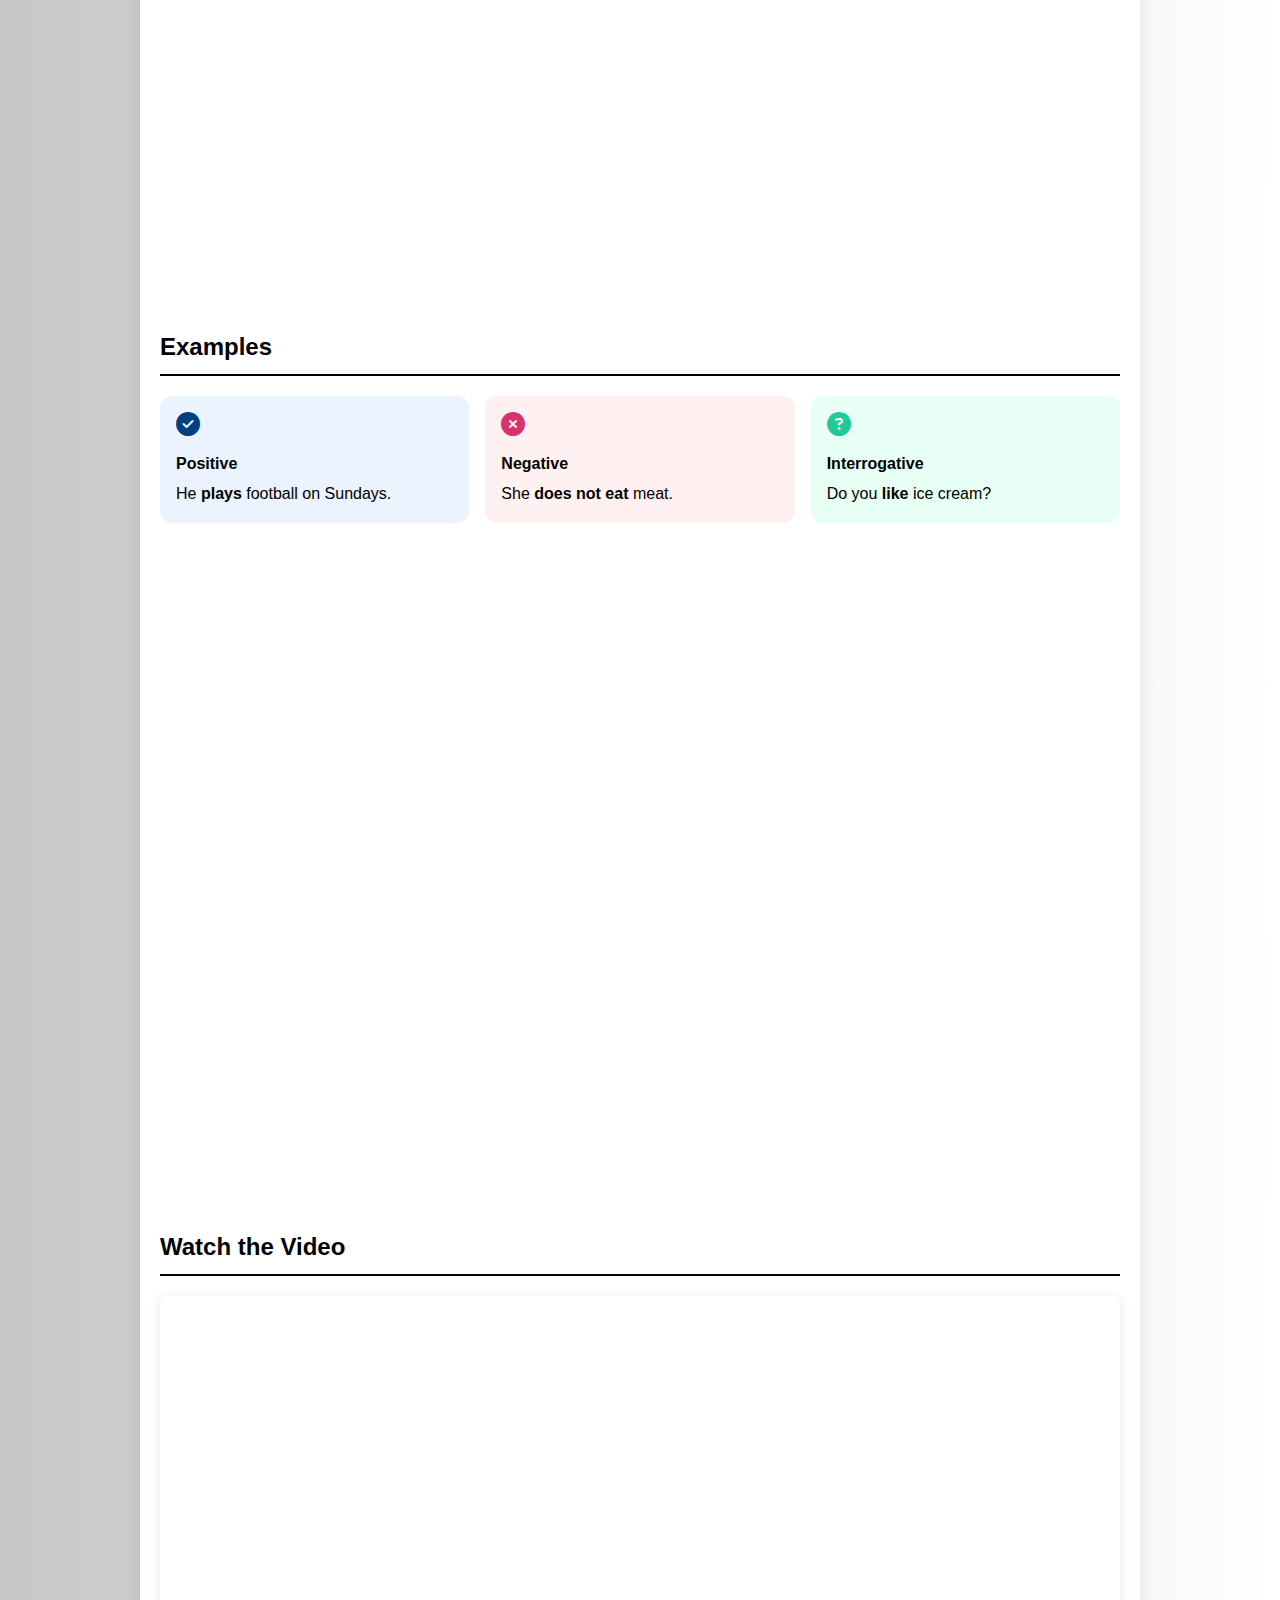
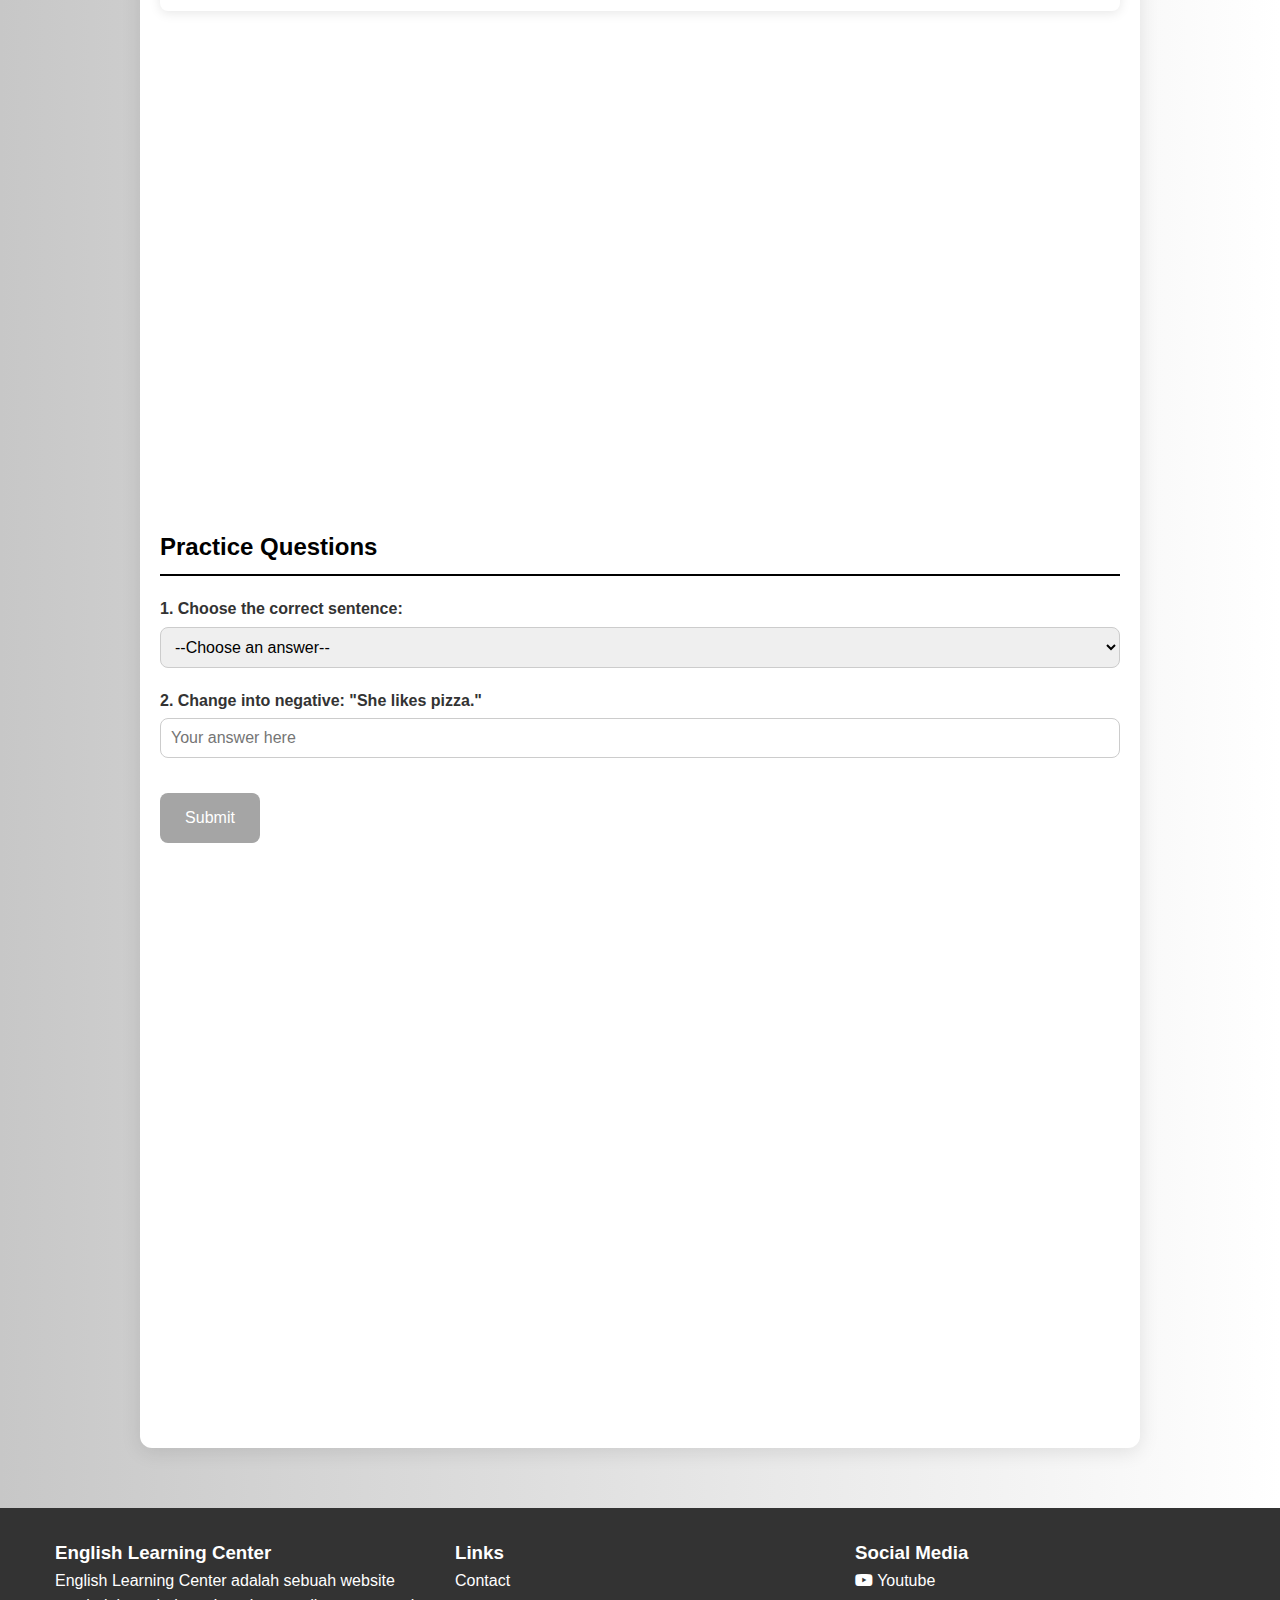
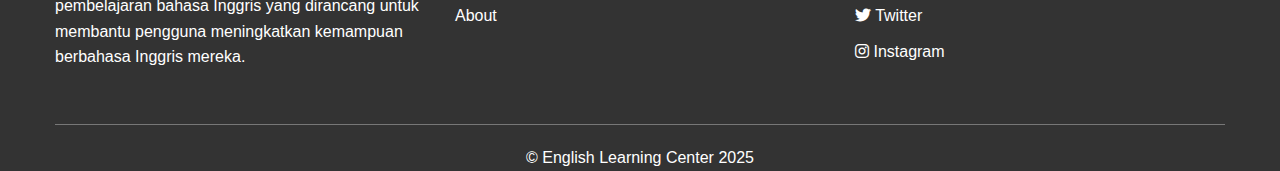
<file: SPT.html>
<!doctype html>
<html lang="en">
  <head>
    <title>English Learning Center</title>
    <meta charset="utf-8" />
    <meta name="viewport" content="width=device-width, initial-scale=1" />
    <link rel="stylesheet" href="css/materi.css">
    <link rel="stylesheet" href="https://cdnjs.cloudflare.com/ajax/libs/font-awesome/6.5.0/css/all.min.css">
    <link rel="icon" type="image/png" href="images/favicon.ico">
    <style>
    body {
        background-color: #f5f7fa; /* Latar belakang lebih terang agar kontras */
        margin: 0;
        font-family: 'Segoe UI', sans-serif;
    }

    header {
        position: relative;
        z-index: 10;
    }

    main {
        position: relative;
        z-index: 1;
        padding: 20px;
        margin-top: 80px;
        margin: 20px auto 20px auto; /* Tambah margin atas agar tak tertutup header */
        max-width: 1000px;
        background: #fff;
        border-radius: 12px;
        box-shadow: 0 4px 20px rgba(0, 0, 0, 0.1);
    }

    section {
        margin-bottom: 0px;
    }
    h2 {
        color: black;
        border-bottom: 2px solid black;
        padding-bottom: 8px;
    }

    table {
        width: 100%;
        border-collapse: collapse;
        margin: 20px 0;
        font-size: 16px;
        font-family: Arial, sans-serif;
        background-color: #fdfdfd;
        box-shadow: 0 2px 10px rgba(0, 0, 0, 0.1);
    }

    th, td {
        padding: 12px 15px;
        border: 1px solid #ccc;
        text-align: left;
    }

    th {
        background-color: #a5a5a5;
        color: white;
    }

    .question {
        margin-bottom: 20px;
    }
    .question p {
        font-weight: 600;
        color: #333;
    }
    select, input[type="text"] {
        width: 100%;
        padding: 10px;
        margin-top: 5px;
        border: 1px solid #ccc;
        border-radius: 8px;
        font-size: 1em;
    }
    button {
        padding: 12px 24px;
        background-color: #a5a5a5;
        color: white;
        border: none;
        border-radius: 8px;
        font-size: 1em;
        cursor: pointer;
        transition: background-color 0.3s ease;
    }
    button:hover {
        background-color: #444444;
    }
    #result {
        font-size: 1.1em;
        margin-top: 15px;
        color: #004080;
    }
    iframe {
        width: 100%;
        height: 315px;
        border: none;
        border-radius: 8px;
        box-shadow: 0 2px 12px rgba(0,0,0,0.1);
    }
    </style>
  </head>
  <body>
    <header>
      <div class="header-container">
        <div class="logo-group">
          <i class="fa-solid fa-graduation-cap fa-2x"></i>
          <div class="logo-text">
            <h1 class="h3">English Learning Center</h1>
            <small>Welcome to English Learning Center</small>
          </div>
        </div>
        <nav>
          <ul class="nav-menu">
            <li><a href="index.html">Back</a></li>
          </ul>
        </nav>
      </div>
    </header>

    <main>
  <section>
    <h2>Introduction</h2>
    <h3>Simple Present Tense</h3>
    <p>
      <strong>Simple Present Tense</strong> digunakan untuk menyatakan fakta, kebiasaan sehari-hari, atau kejadian yang terjadi secara rutin. Tense ini juga digunakan untuk menyatakan kebenaran umum.
    </p>
    <table>
      <tr>
        <th>Fungsi</th>
        <th>Contoh Kalimat</th>
      </tr>
      <tr>
        <td>Menyatakan kebiasaan</td>
        <td>She <strong>wakes up</strong> at 6 a.m. every day.</td>
      </tr>
      <tr>
        <td>Menyatakan fakta umum</td>
        <td>The sun <strong>rises</strong> in the east.</td>
      </tr>
      <tr>
        <td>Memberi instruksi</td>
        <td>You <strong>turn</strong> left after the bank.</td>
      </tr>
    </table>
  </section>

  <section>
    <h2>Formula</h2>
    <div style="background: #f0f8ff; padding: 16px; border-radius: 12px;">
      <p><strong>Positive:</strong> Subject + Verb 1 (+ s/es) + Object</p>
      <p><strong>Negative:</strong> Subject + do/does not + Verb 1 + Object</p>
      <p><strong>Interrogative:</strong> Do/Does + Subject + Verb 1 + Object?</p>
    </div>
  </section>

  <section>
    <h2>Examples</h2>
    <div style="display: grid; grid-template-columns: repeat(auto-fit, minmax(220px, 1fr)); gap: 16px; margin-top: 20px;">

      <div style="background: #eaf3ff; padding: 16px; border-radius: 12px;">
        <i class="fas fa-check-circle" style="font-size: 24px; color: #004080;"></i>
        <h4 style="margin: 10px 0 5px;">Positive</h4>
        <p style="margin: 0;">He <strong>plays</strong> football on Sundays.</p>
      </div>

      <div style="background: #fff1f1; padding: 16px; border-radius: 12px;">
        <i class="fas fa-times-circle" style="font-size: 24px; color: #d6336c;"></i>
        <h4 style="margin: 10px 0 5px;">Negative</h4>
        <p style="margin: 0;">She <strong>does not eat</strong> meat.</p>
      </div>

      <div style="background: #e8fff5; padding: 16px; border-radius: 12px;">
        <i class="fas fa-question-circle" style="font-size: 24px; color: #20c997;"></i>
        <h4 style="margin: 10px 0 5px;">Interrogative</h4>
        <p style="margin: 0;">Do you <strong>like</strong> ice cream?</p>
      </div>

    </div>
  </section>

  <section>
    <h2>Watch the Video</h2>
    <iframe width="560" height="315" src="https://www.youtube.com/embed/uaEYdED_j0c?si=Yz5mPzsWGflsnA3d" title="YouTube video player" frameborder="0" allow="accelerometer; autoplay; clipboard-write; encrypted-media; gyroscope; picture-in-picture; web-share" referrerpolicy="strict-origin-when-cross-origin" allowfullscreen></iframe>
  </section>

  <section>
    <h2>Practice Questions</h2>
    <div class="question">
      <p>1. Choose the correct sentence:</p>
      <select id="q1">
        <option value="">--Choose an answer--</option>
        <option value="a">He go to school every day.</option>
        <option value="b">He goes to school every day.</option>
      </select>
    </div>

    <div class="question">
      <p>2. Change into negative: "She likes pizza."</p>
      <input type="text" id="q2" placeholder="Your answer here">
    </div>

    <button onclick="checkAnswers()">Submit</button>
    <p id="result"></p>
  </section>
</main>


    <footer>
      <div class="footer-container">
        <div class="footer-row">
          <div class="footer-col">
            <h3>English Learning Center</h3>
            <p>
              English Learning Center adalah sebuah website pembelajaran bahasa
              Inggris yang dirancang untuk membantu pengguna meningkatkan
              kemampuan berbahasa Inggris mereka.
            </p>
          </div>
          <div class="footer-col footer-link">
            <h3>Links</h3>
            <a href="#kontak">Contact</a>
            <a href="#about">About</a>
          </div>
          <div class="footer-col footer-link">
            <h3>Social Media</h3>
            <a href="#"><i class="fab fa-youtube"></i> Youtube</a>
            <a href="#"><i class="fab fa-twitter"></i> Twitter</a>
            <a href="#"><i class="fab fa-instagram"></i> Instagram</a>
          </div>
        </div>
        <hr />
        <p class="text-center">&copy; English Learning Center 2025</p>
      </div>
    </footer>
    <button id="backToTop" title="Kembali ke atas"><i class="fas fa-arrow-up"></i></button>

    <script>

    // check for answers
    function checkAnswers() {
        const q1 = document.getElementById('q1').value;
        const q2 = document.getElementById('q2').value.trim().toLowerCase();

        let score = 0;

        if (q1 === 'b') score++;
        if (q2 === "she does not like pizza" || q2 === "she doesn't like pizza" || q2 === "she doesnt like pizza") score++;

        const resultText = document.getElementById('result');
        resultText.textContent = `You got ${score}/2 correct.`;
        resultText.style.fontWeight = 'bold';
    }


    //back to top button
    const backToTopBtn = document.getElementById("backToTop");

    window.addEventListener("scroll", () => {
    if (window.scrollY > 300) {
        backToTopBtn.style.display = "block";
    } else {
        backToTopBtn.style.display = "none";
    }
    });

    backToTopBtn.addEventListener("click", () => {
    window.scrollTo({
        top: 0,
        behavior: "smooth"
    });
    });
    </script>
  </body>
</html>
</file>
<file: css/materi.css>
* {
        box-sizing: border-box;
        margin: 0;
        padding: 0;
        transition: all 0.3s ease-in-out;
      }

      html {
        scroll-behavior: smooth !important;
        scroll-padding-top: 140px;
      }


      body {
        font-family: Arial, sans-serif;
        line-height: 1.6;
        background: linear-gradient(to right, #c7c7c7, #ffffff);
      }

      /* nav */

      header {
        width: 100%;
        position: fixed;
        top: 0;
        background-color: #535353;
        padding: 15px;
        color: white;
        z-index: 1000;
      }

      .header-container {
        max-width: 1200px;
        margin: 0 auto;
        display: flex;
        justify-content: space-between;
        align-items: center;
        flex-wrap: wrap;
      }

      .hamburger {
        display: none;
        background: none;
        border: none;
        color: white;
        font-size: 18px;
        cursor: pointer;
      }

      .nav-menu {
        display: flex;
        list-style: none;
        gap: 30px;
        padding: 0;
        margin: 0;
      }

      .nav-menu a {
        color: white;
        text-decoration: none;
        font-size: 18px;
        font-weight: bold;
      }

      .nav-menu a:hover {
        color: rgb(165, 165, 165);
      }

      nav ul.nav-menu li a {
        position: relative;
        padding-bottom: 5px; /* beri ruang untuk garis */
        transition: color 0.3s ease, border-bottom 0.3s ease;
        text-decoration: none;
        color: #fff;
      }

      nav ul.nav-menu li a::after {
        content: "";
        position: absolute;
        left: 0;
        bottom: 0;
        width: 0%;
        height: 2px;
        background-color: #fff; /* warna garis bawah */
        transition: width 0.3s ease;
      }

      nav ul.nav-menu li a:hover::after {
        width: 100%; /* garis melebar saat hover */
      }

      .logo-group {
        display: flex;
        align-items: center;
        gap: 15px; /* spacing between icon and text */
      }

      .logo-text h1 {
        margin: 0;
        font-size: 20px;
      }

      .logo-text small {
        font-size: 12px;
        color: #ccc;
      }

      section {
        height: 100vh;
      }

      /* beranda */
      
      main {
        padding-top: 130px;
        min-height: 100vh;
        max-width: 1200px;
        margin: 0 auto;
        padding-left: 15px;
        padding-right: 15px;
      }

      .main-content {
        display: flex;
        flex-wrap: wrap;
        justify-content: center;
        align-items: center;
        gap: 30px;
        min-height: 70vh;
        text-align: left;
      }


      .main-content > div {
        flex: 1 1 45%;
        min-width: 280px;
      }

      .text-p {
        font-size: 18px;
        color: #333;
        margin-top: 10px;
      }

      img {
        max-width: 100%;
        height: auto;
        
      }

      /* materi */

      h2 {
        margin-bottom: 20px;
      }

      .cards {
        display: flex;
        flex-wrap: wrap;
        gap: 20px;
        padding: 20px;
        justify-content: center;
      }

      .card {
        background-color: #d1d1d1;
        border-radius: 12px;
        padding: 20px;
        flex: 1 1 250px;
        max-width: 250px;
        width: 100%;
        height: 300px;
        box-shadow: 4px 4px 8px rgba(0, 0, 0, 0.2);
        transition: transform 0.3s ease;
      }

      .card:hover {
        transform: scale(1.05);
        transform: translateY(-5px);
      }

      .card h4 {
        margin-bottom: 10px;
      }

      .card-link {
        text-decoration: none;
        color: inherit;
        display: block;
      }

      .card-link:hover .card {
        box-shadow: 0 4px 15px rgba(0, 0, 0, 0.2);
        transform: scale(1.02);
        transition: 0.3s ease;
      }

      /* about */

      .about {
        max-width: 900px;
        margin-right: auto;
        text-align: left
      }

      #about h2 {
        font-size: 30px;
        margin-bottom: 20px;
        color: #222;
      }

      #about p {
        line-height: 1.8;
      }

      /* kontak */

      form {
        max-width: 600px;
        margin: 0;
        padding: 20px;
        background-color: #f4f4f4;
        border: rgb(206, 206, 206) 1px solid;
        border-radius: 16px;
        box-shadow: 0 2px 10px rgba(0, 0, 0, 0.1);
      }

      input {
        width: 100%;
        padding: 10px;
        margin-bottom: 15px;
        border: 1px solid #ccc;
        border: black 1px solid;
        border-radius: 4px;
      }

      textarea {
        width: 100%;
        padding: 10px;
        margin-bottom: 15px;
        border: 1px solid #ccc;
        border: black 1px solid;
        border-radius: 4px;
        height: 80px;
      }

      button {
        background-color: #a5a5a5;
        color: black;
        width: 100px;
        height: 50px;
        padding: 10px 15px;
        border: none;
        border-radius: 4px;
        cursor: pointer;
      }

      button:hover {
        background-color: #888;
        color: white;
      }

      footer {
        background-color: #333;
        color: white;
        padding-top: 30px;
        margin-top: 60px;
      }

      .footer-container {
        max-width: 1200px;
        margin: 0 auto;
        padding: 0 15px;
      }

      .footer-row {
        display: flex;
        flex-wrap: wrap;
        gap: 30px;
        justify-content: space-between;
        text-align: left;
      }

      .footer-col {
        flex: 1 1 30%;
        min-width: 250px;
        margin-bottom: 30px;
      }

      .footer-link a {
        display: block;
        color: white;
        text-decoration: none;
        margin-bottom: 10px;
      }

      .footer-link a:hover {
        color: #aaa;
      }

      hr {
        border: none;
        border-top: 1px solid #777;
        margin: 20px 0;
      }

      .text-center {
        text-align: center;
      }

      /* Scroll animation */
      .fade-in {
        opacity: 0;
        transform: translateY(20px);
        transition: opacity 0.6s ease-out, transform 0.6s ease-out;
      }

      .fade-in.show {
        opacity: 1;
        transform: translateY(0);
      }

      /* Back to top button */
      #backToTop {
        position: fixed;
        bottom: 30px;
        right: 30px;
        width: 50px;
        background-color: #999999;
        color: white;
        padding: 10px 15px;
        border: none;
        border-radius: 50px;
        cursor: pointer;
        display: none;
        box-shadow: 0 4px 8px rgba(0,0,0,0.2);
        z-index: 9999;
      }

      #backToTop:hover {
        background-color: #505050;
        color: black;
      }

      /* pop up */
      .modal-overlay {
        position: fixed;
        top: 0;
        left: 0;
        width: 100%;
        height: 100%;
        background: rgba(0,0,0,0.6);
        display: none;
        justify-content: center;
        align-items: center;
        z-index: 10000;
        animation: fadeIn 0.3s ease-in-out;
      }

      .modal-box {
        background: white;
        padding: 30px;
        border-radius: 12px;
        max-width: 400px;
        width: 90%;
        box-shadow: 0 10px 25px rgba(0,0,0,0.2);
        text-align: center;
        animation: scaleIn 0.3s ease-in-out;
      }

      .modal-box h2 {
        margin-bottom: 15px;
        color: #2b2b2b;
      }

      .modal-box p {
        margin-bottom: 20px;
        color: #555;
      }

      .modal-box button {
        padding: 10px 20px;
        background-color: #535353;
        color: white;
        border: none;
        border-radius: 6px;
        cursor: pointer;
        font-weight: bold;
        transition: background-color 0.3s ease;
      }

      .modal-box button:hover {
        background-color: #333;
      }

      /* Animations */
      @keyframes fadeIn {
        from { opacity: 0; }
        to { opacity: 1; }
      }

      @keyframes scaleIn {
        from { transform: scale(0.9); opacity: 0; }
        to { transform: scale(1); opacity: 1; }
      }

      @media (max-width: 768px) {
      .header-container {
        flex-direction: column;
        align-items: flex-start;
        justify-content: space-between;
      }

      .hamburger {
        display: block;
        padding: 0;
        float: right;
      }

      nav {
        width: 100%;
      }

      .nav-menu {
        flex-direction: column;
        margin-left: 370px;
        width: 100%;
        background-color: #535353;
        padding: 10px 0;
      }

      .nav-menu.show {
        display: flex;
      }

      .nav-menu li {
        padding: 10px 20px;
        text-align: left;
      }

      .main-content {
        flex-direction: column;
        text-align: center;
      }

      .main-content > div {
        flex: 1 1 100%;
      }

      #materi {
        margin-bottom: 200px;
      }

      #about {
        margin-top: 200px;
      }

      .cards {
        flex-direction: column;
        align-items: center;
      }

      .card {
        max-width: 100%;
        width: 100%;
        height: auto;
      }

      .footer-row {
        flex-direction: column;
        gap: 20px;
      }

      form {
        width: 100%;
        box-sizing: border-box;
      }
    }

    @media (max-width: 480px) {
        h4 {
            font-size: 1em;
        }

        p {
            font-size: 0.95em;
        }

        main {
            padding: 10px;
        }
        }
</file>
